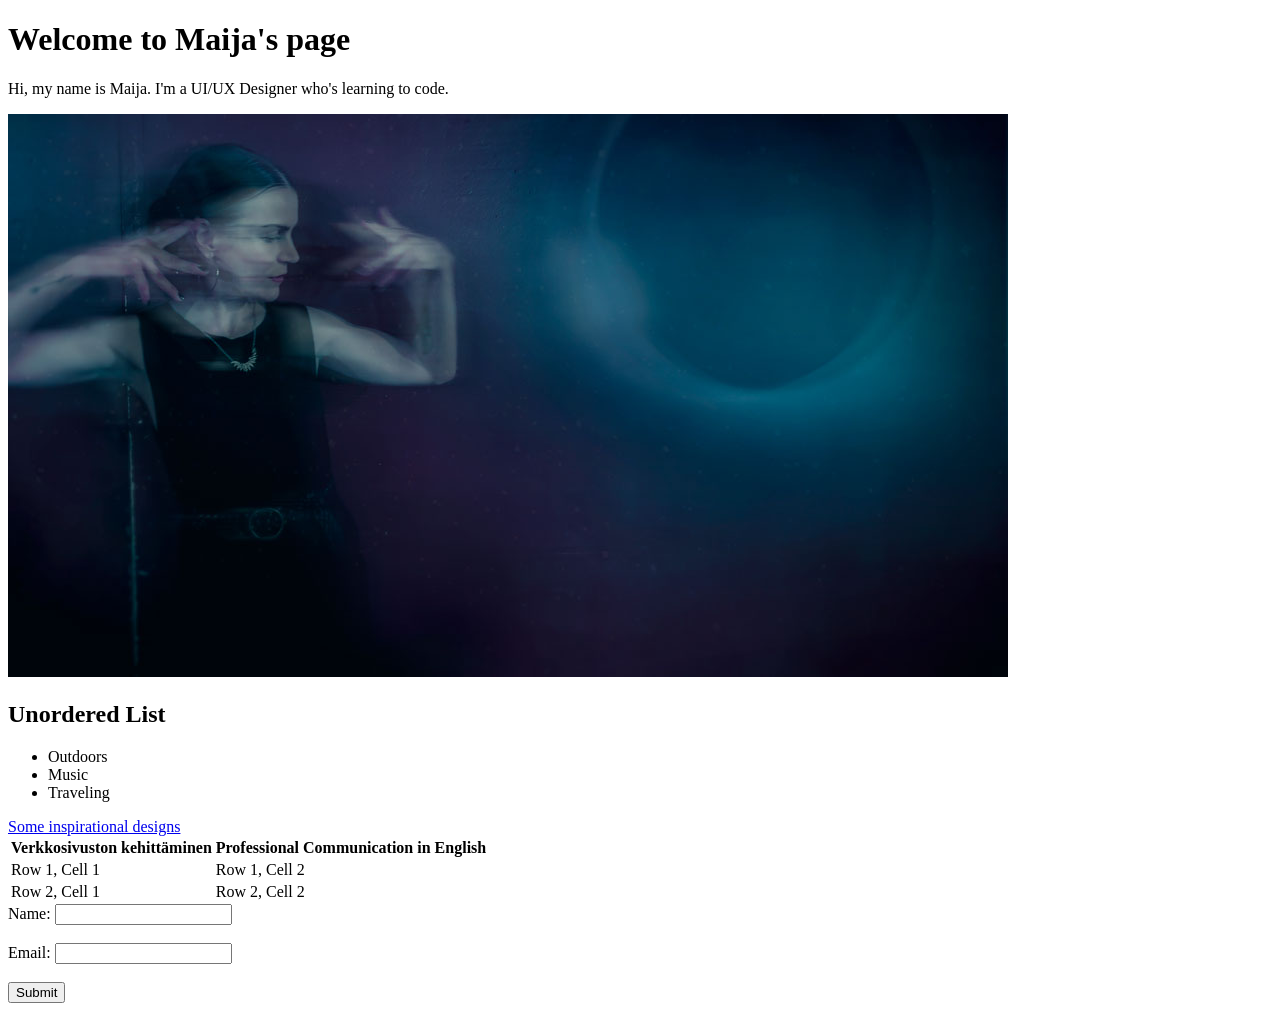
<file: WS01-HTML/index.html>
<!DOCTYPE html>
    <html>
    <head>
        <title>My First HTML Page</title>
    </head>
    <body>
        <h1>Welcome to Maija's page</h1>
        <p>Hi, my name is Maija. I'm a UI/UX Designer who's learning to code.</p>
        <img src="./images/maija-moon-bg-sm.jpg" alt="My photo">
    
<h2>Unordered List</h2>
    <ul>
        <li>Outdoors</li>
        <li>Music</li>
        <li>Traveling</li>
    </ul>
    <a href="https://www.awwwards.com/">Some inspirational designs</a>
     
<table>
    <tr>
        <th>Verkkosivuston kehittäminen</th>
        <th>Professional Communication in English</th>
    </tr>
    <tr>
        <td>Row 1, Cell 1</td>
        <td>Row 1, Cell 2</td>
    </tr>
    <tr>
        <td>Row 2, Cell 1</td>
        <td>Row 2, Cell 2</td>
    </tr>
    </table>

    <form>
    <label for="name">Name:</label>
    <input type="text" id="name" name="name"><br><br>
    <label for="email">Email:</label>
    <input type="email" id="email" name="email"><br><br>
    <input type="submit" value="Submit">
    </form>

</body>
    </html>
</file>
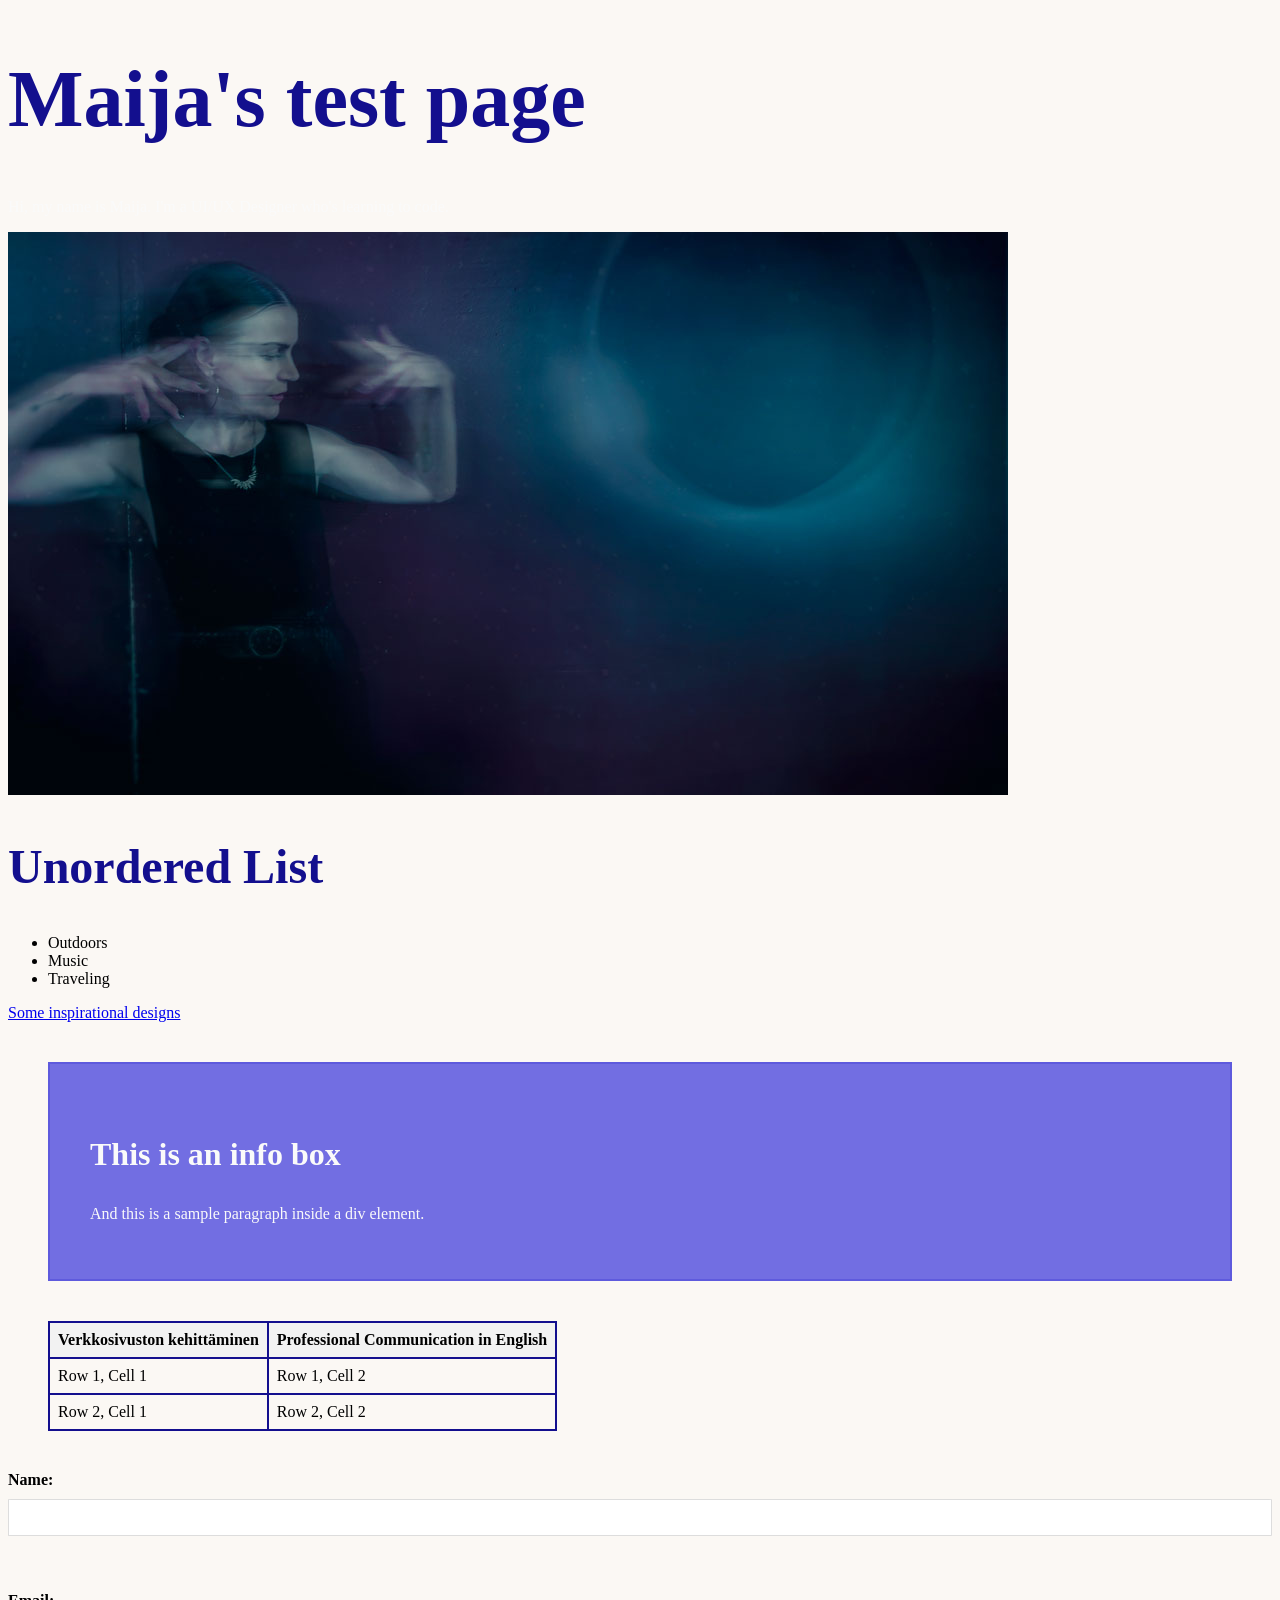
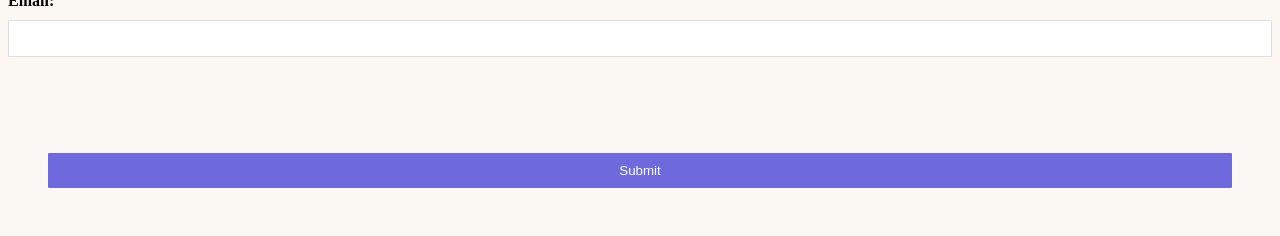
<file: WS02-CSS/index.html>
<!DOCTYPE html>
    <html lang="en">
    <head>
        <style>
  
    </style>
    <link rel="stylesheet" href="styles.css">
        <title>My First HTML Page</title>
    </head>
    <body>
       <h1 style="color: #130f8e;">Maija's test page</h1>
        <p>Hi, my name is Maija. I'm a UI/UX Designer who's learning to code.</p>
        <img src="./images/maija-moon-bg-sm.jpg" alt="My photo">

<h2>Unordered List</h2>
    <ul>
        <li>Outdoors</li>
        <li>Music</li>
        <li>Traveling</li>
    </ul>
    <a href="https://www.awwwards.com/">Some inspirational designs</a>

    <div class="content-box">
  <h3>This is an info box</h3>
  <p>And this is a sample paragraph inside a div element.</p>
</div>

<table>
    <tr>
        <th>Verkkosivuston kehittäminen</th>
        <th>Professional Communication in English</th>
    </tr>
    <tr>
        <td>Row 1, Cell 1</td>
        <td>Row 1, Cell 2</td>
    </tr>
    <tr>
        <td>Row 2, Cell 1</td>
        <td>Row 2, Cell 2</td>
    </tr>
    </table>

    <form>
    <label for="name">Name:</label>
    <input type="text" id="name" name="name"><br><br>
    <label for="email">Email:</label>
    <input type="email" id="email" name="email"><br><br>
    <input type="submit" value="Submit">
    </form>

</body>
    </html>
</file>
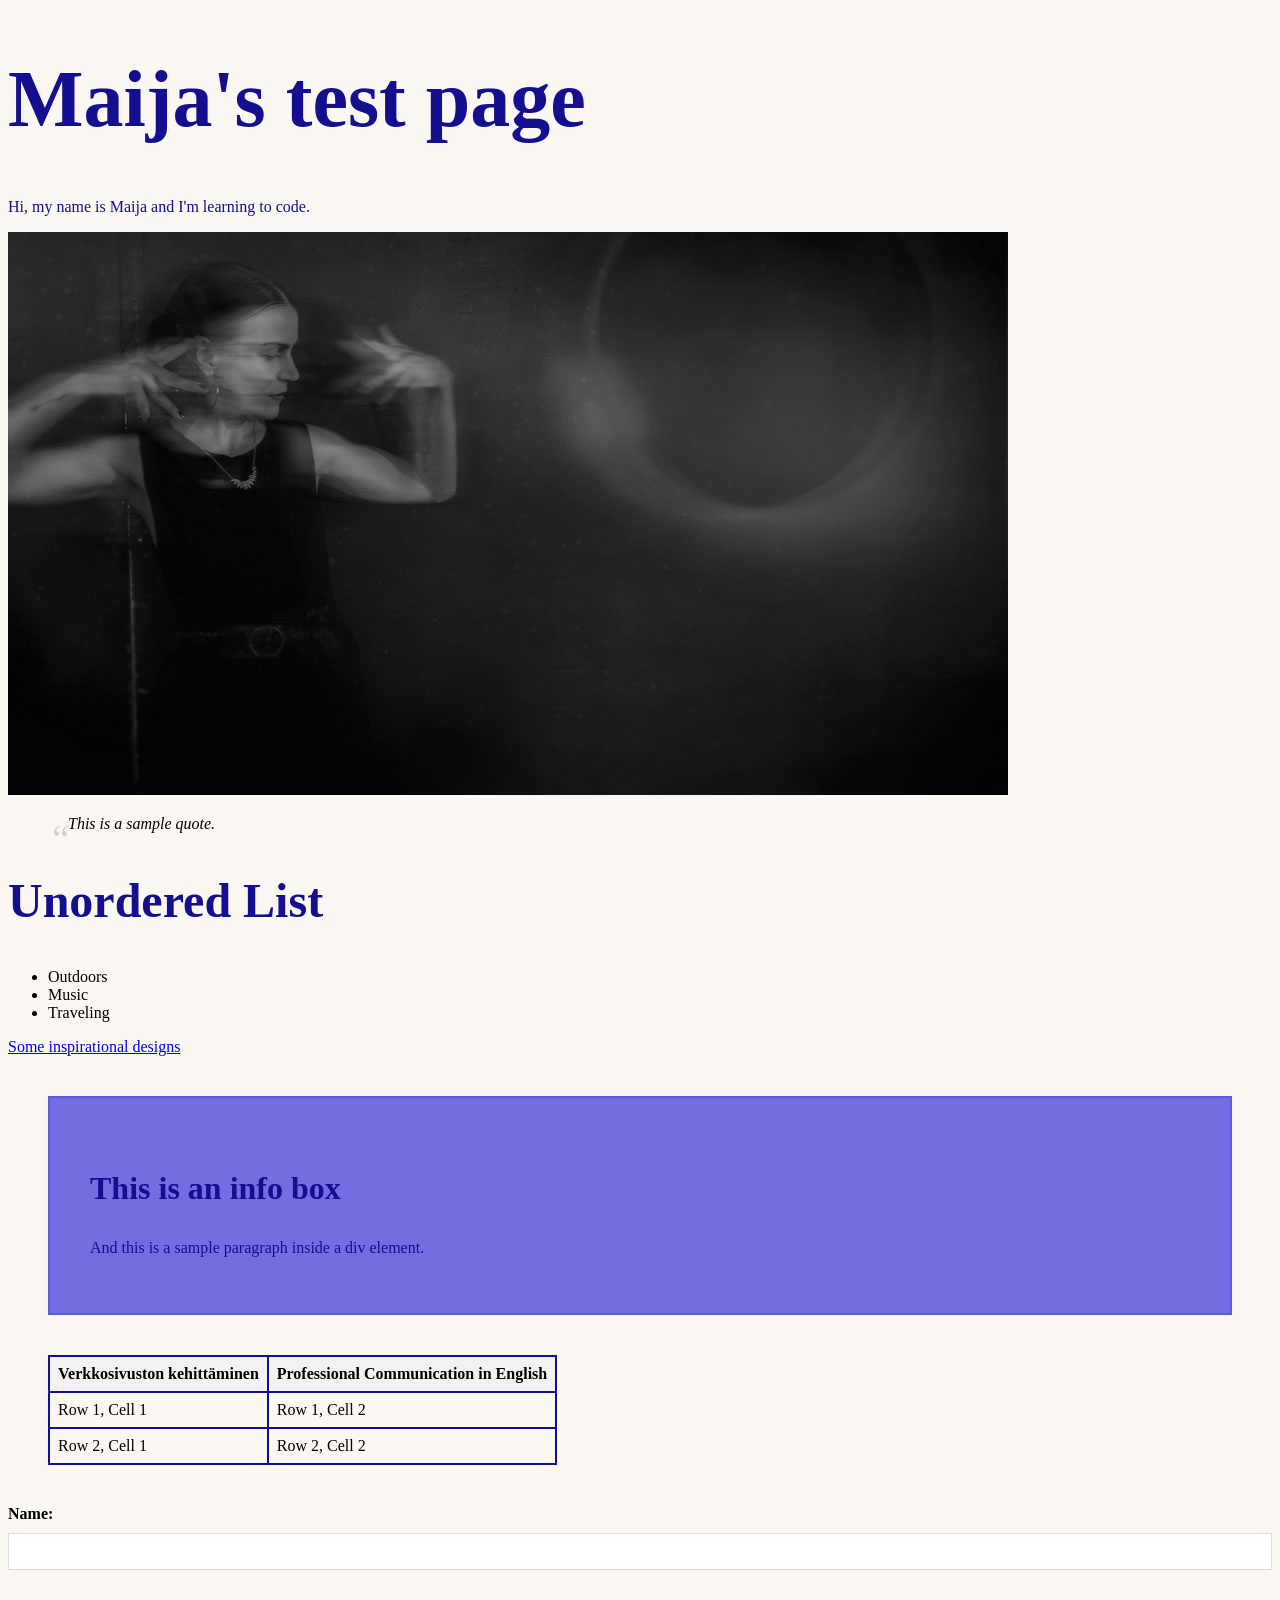
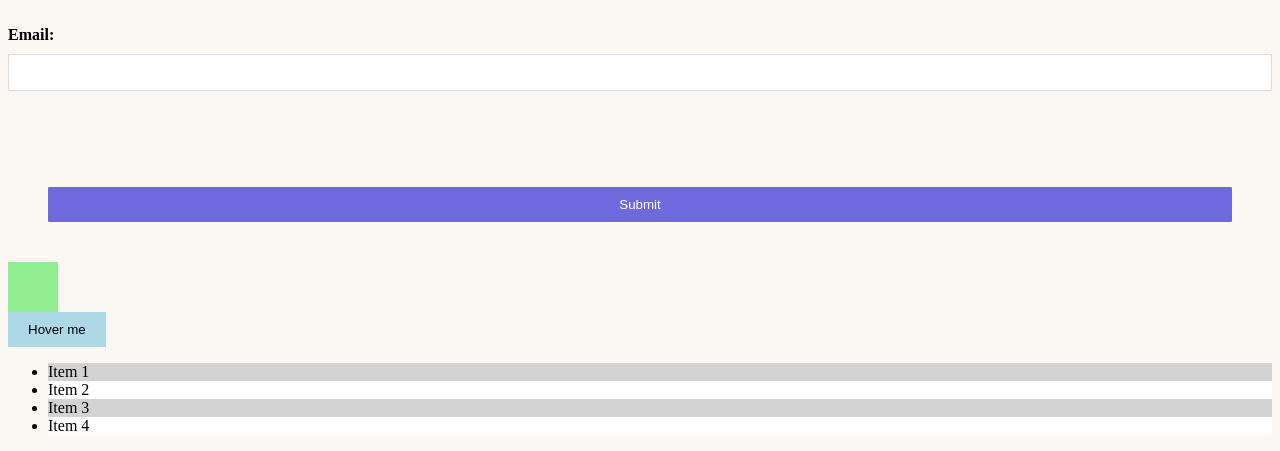
<file: WS03/index.html>
<!DOCTYPE html>
<html lang="en">

<head>
    <style>

    </style>
    <link rel="stylesheet" href="styles.css">
    <title>My First HTML Page</title>
</head>

<body>
    <h1 style="color: #130f8e;">Maija's test page</h1>
    
    <p>Hi, my name is Maija and I'm learning to code.</p>
    
    <img src="./images/maija-moon-bg-sm.jpg" alt="Sample Image" class="filter-image">
    
    <blockquote class="quote">
        This is a sample quote.
    </blockquote>

    <h2>Unordered List</h2>
   
    <ul>
        <li>Outdoors</li>
        <li>Music</li>
        <li>Traveling</li>
    </ul>
   
    <a href="https://www.awwwards.com/">Some inspirational designs</a>

    <div class="content-box">
        <h3>This is an info box</h3>
        <p class="info-text">And this is a sample paragraph inside a div element.</p>
    </div>

    <table>
        <tr>
            <th>Verkkosivuston kehittäminen</th>
            <th>Professional Communication in English</th>
        </tr>
        <tr>
            <td>Row 1, Cell 1</td>
            <td>Row 1, Cell 2</td>
        </tr>
        <tr>
            <td>Row 2, Cell 1</td>
            <td>Row 2, Cell 2</td>
        </tr>
    </table>

    <form>
        <label for="name">Name:</label>
        <input type="text" id="name" name="name"><br><br>
        <label for="email">Email:</label>
        <input type="email" id="email" name="email"><br><br>
        <input type="submit" value="Submit">
    </form>
    
    <div class="animation-box"></div>

    <button class="transition-button">Hover me</button>

    <ul class="pseudo-list">
        <li>Item 1</li>
        <li>Item 2</li>
        <li>Item 3</li>
        <li>Item 4</li>
      </ul>

</body>

</html>
</file>
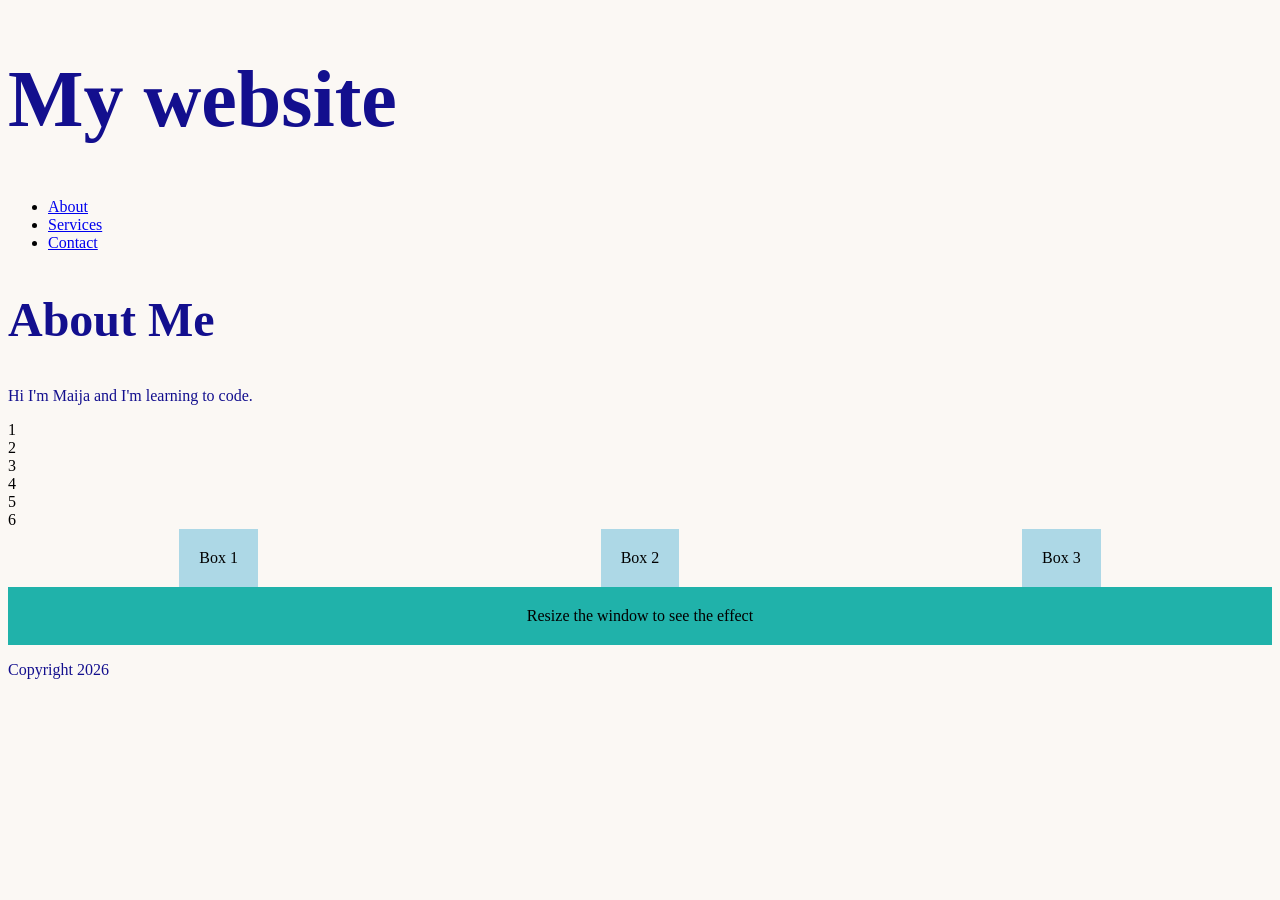
<file: WS04/index.html>
<!DOCTYPE html>
<html lang="en">

<head>
    <style>

    </style>
    <link rel="stylesheet" href="styles.css">
    <title>My First HTML Page</title>
</head>

<body>
    <header>
        <h1>My website</h1>
        <nav>
            <ul>
                <li><a href="#about">About</a></li>
                <li><a href="#services">Services</a></li>
                <li><a href="#contact">Contact</a></li>
            </ul>
        </nav>
    </header>

    <main>
        <section id="about">
            <h2>About Me</h2>
            <p>Hi I'm Maija and I'm learning to code.</p>
        </section>
    </main>



    <div class="grid-container">
        <div class="grid-item">1</div>
        <div class="grid-item">2</div>
        <div class="grid-item">3</div>
        <div class="grid-item">4</div>
        <div class="grid-item">5</div>
        <div class="grid-item">6</div>
    </div>

    <div class="flex-container">
        <div class="box">Box 1</div>
        <div class="box">Box 2</div>
        <div class="box">Box 3</div>
    </div>

    <div class="responsive-box">Resize the window to see the effect</div>

    <footer>
        <p>Copyright 2026</p>
    </footer>

</body>

</html>
</file>
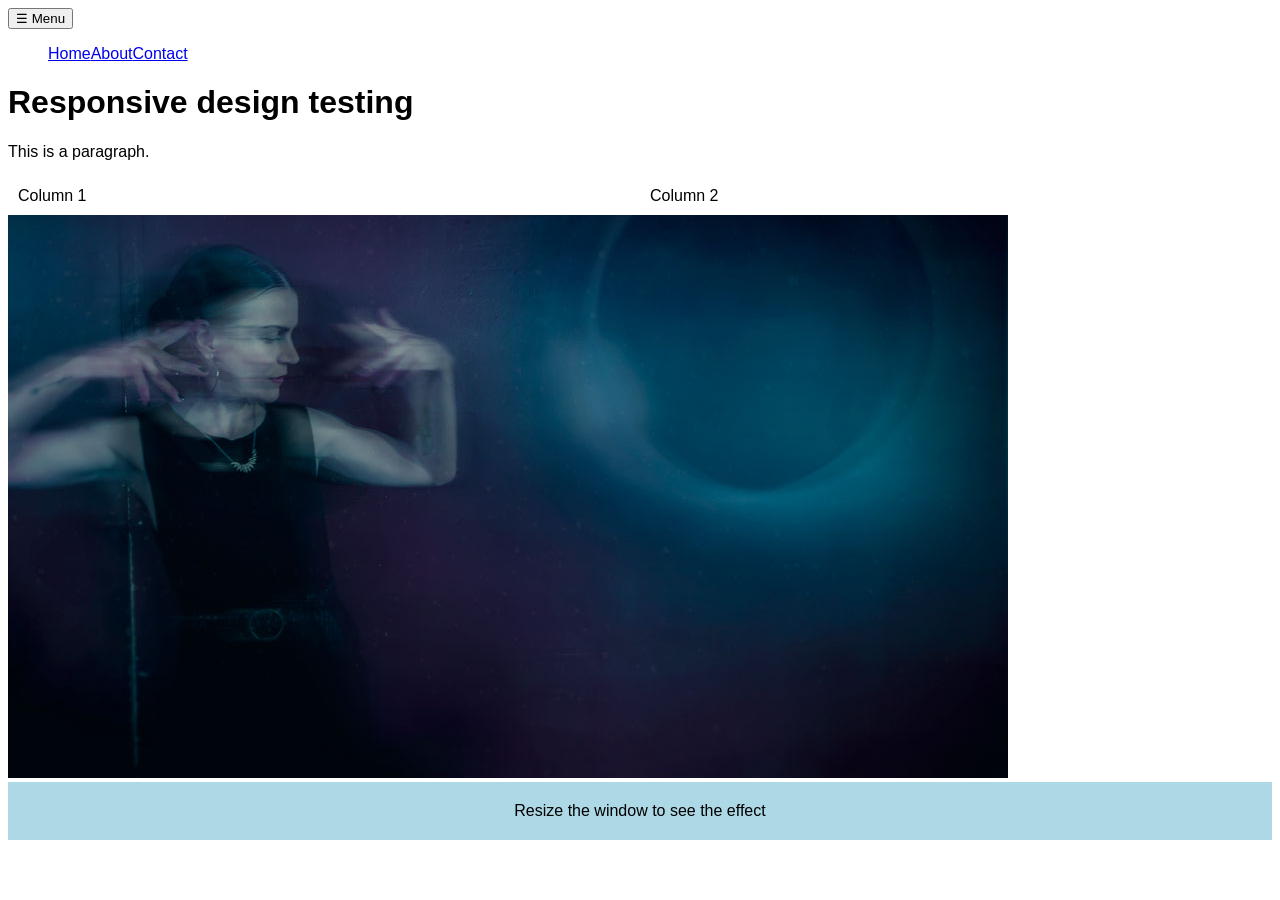
<file: WS05/index.html>
<!DOCTYPE html>
<html>

<head>
  <title>WS05 Responsive Design</title>
  <link rel="stylesheet" href="styles.css">
</head>

<body>

  <nav class="responsive-nav">
    <button class="menu-toggle">☰ Menu</button>
    <ul class="nav-list">
      <li><a href="#">Home</a></li>
      <li><a href="#">About</a></li>
      <li><a href="#">Contact</a></li>
    </ul>
  </nav>

  <h1>Responsive design testing</h1>
  <p>This is a paragraph.</p>

  <div class="responsive-container">
    <div class="column">Column 1</div>
    <div class="column">Column 2</div>
  </div>

  <img src="images/maija-moon-bg-sm.jpg" alt="Responsive Image" class="responsive-image">

  <div class="media-query-box">Resize the window to see the effect</div>


</body>

</html>
</file>
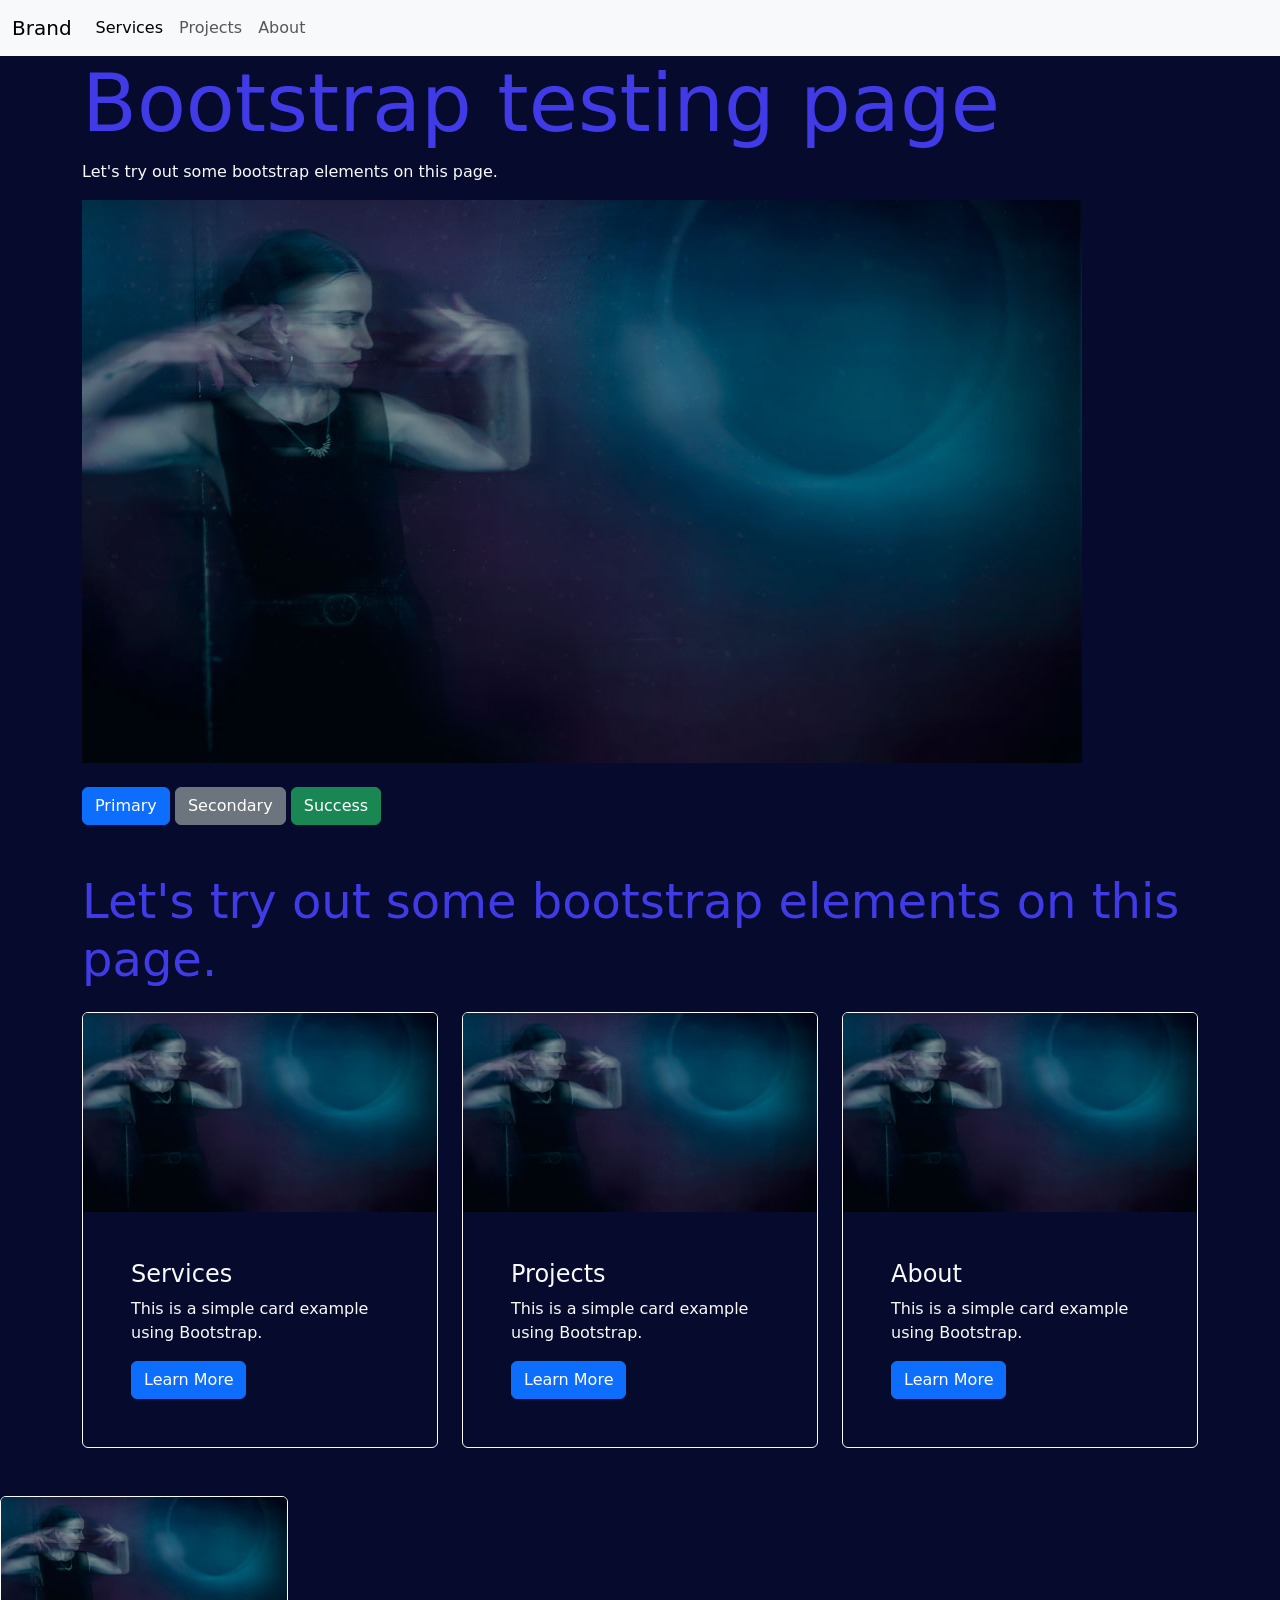
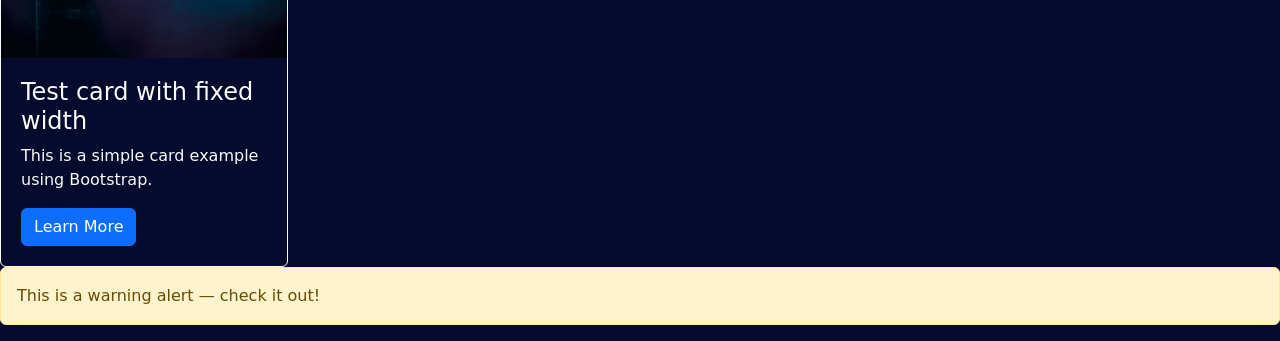
<file: WS06-Bootstrap/index.html>
<!DOCTYPE html>
<html lang="en">

<head>

    <title>Bootstrap testing</title>
    <!-- Bootstrap CSS -->
    <link href="https://cdn.jsdelivr.net/npm/bootstrap@5.3.0/dist/css/bootstrap.min.css" rel="stylesheet">
    <link rel="stylesheet" href="styles.css">
    <!-- Bootstrap JavaScript (place before closing </body> tag) -->
    <script src="https://cdn.jsdelivr.net/npm/bootstrap@5.3.0/dist/js/bootstrap.bundle.min.js"></script>
</head>

<body>
    <!--NAVI -->
    <nav class="navbar navbar-expand-lg navbar-light bg-light">
        <div class="container-fluid">
            <a class="navbar-brand" href="#">Brand</a>
            <button class="navbar-toggler" type="button" data-bs-toggle="collapse" data-bs-target="#navbarNav"
                aria-controls="navbarNav" aria-expanded="false" aria-label="Toggle navigation">
                <span class="navbar-toggler-icon"></span>
            </button>
            <div class="collapse navbar-collapse" id="navbarNav">
                <ul class="navbar-nav me-auto mb-2 mb-lg-0">
                    <li class="nav-item"><a class="nav-link active" aria-current="page" href="#">Services</a></li>
                    <li class="nav-item"><a class="nav-link" href="#">Projects</a></li>
                    <li class="nav-item"><a class="nav-link" href="#">About</a></li>
                </ul>
            </div>
        </div>
    </nav>

    <!--HERO -->
    <div class="container">
        <div class="row">
            <div class="col">
                <h1>Bootstrap testing page</h1>

                <p>Let's try out some bootstrap elements on this page.</p>

                <img src="./images/maija-moon-bg-sm.jpg" alt="My photo">
            </div>
        </div>
        <div class="row mt-4 mb-5">
            <div class="col">
                <button class="btn btn-primary">Primary</button>
                <button class="btn btn-secondary">Secondary</button>
                <button class="btn btn-success">Success</button>
            </div>
        </div>
    </div>
    </div>
    </div>


    <!--NOSTOT, 3 PALSTAA -->

    <div class="container">
        <h2>Let's try out some bootstrap elements on this page.</h2>

        <div class="row mt-4 mb-5">
            <div class="col-md-4 col-12">
                <div class="card ">
                    <img src="./images/maija-moon-bg-sm.jpg" class="card-img-top" alt="Card Image">
                    <div class="card-body p-5">
                        <h5 class="card-title">Services</h5>
                        <p class="card-text">This is a simple card example using Bootstrap.</p>
                        <a href="#" class="btn btn-primary">Learn More</a>
                    </div>
                </div>
            </div>
            <div class="col-md-4 col-12">
                <div class="card ">
                    <img src="./images/maija-moon-bg-sm.jpg" class="card-img-top" alt="Card Image">
                    <div class="card-body p-5">
                        <h5 class="card-title">Projects</h5>
                        <p class="card-text">This is a simple card example using Bootstrap.</p>
                        <a href="#" class="btn btn-primary">Learn More</a>
                    </div>
                </div>
            </div>
            <div class="col-md-4 col-12">
                <div class="card ">
                    <img src="./images/maija-moon-bg-sm.jpg" class="card-img-top" alt="Card Image">
                    <div class="card-body p-5">
                        <h5 class="card-title">About</h5>
                        <p class="card-text">This is a simple card example using Bootstrap.</p>
                        <a href="#" class="btn btn-primary">Learn More</a>
                    </div>
                </div>
            </div>
        </div>
    </div>

    <!--NOSTO, JONKA LEVEYS MÄÄRITELTY -->
    <div class="card" style="width: 18rem;">
        <img src="./images/maija-moon-bg-sm.jpg" class="card-img-top" alt="Card Image">
        <div class="card-body">
            <h5 class="card-title">Test card with fixed width</h5>
            <p class="card-text">This is a simple card example using Bootstrap.</p>
            <a href="#" class="btn btn-primary">Learn More</a>
        </div>
    </div>

    <div class="alert alert-warning" role="alert">
        This is a warning alert — check it out!
    </div>


</body>

</html>
</file>
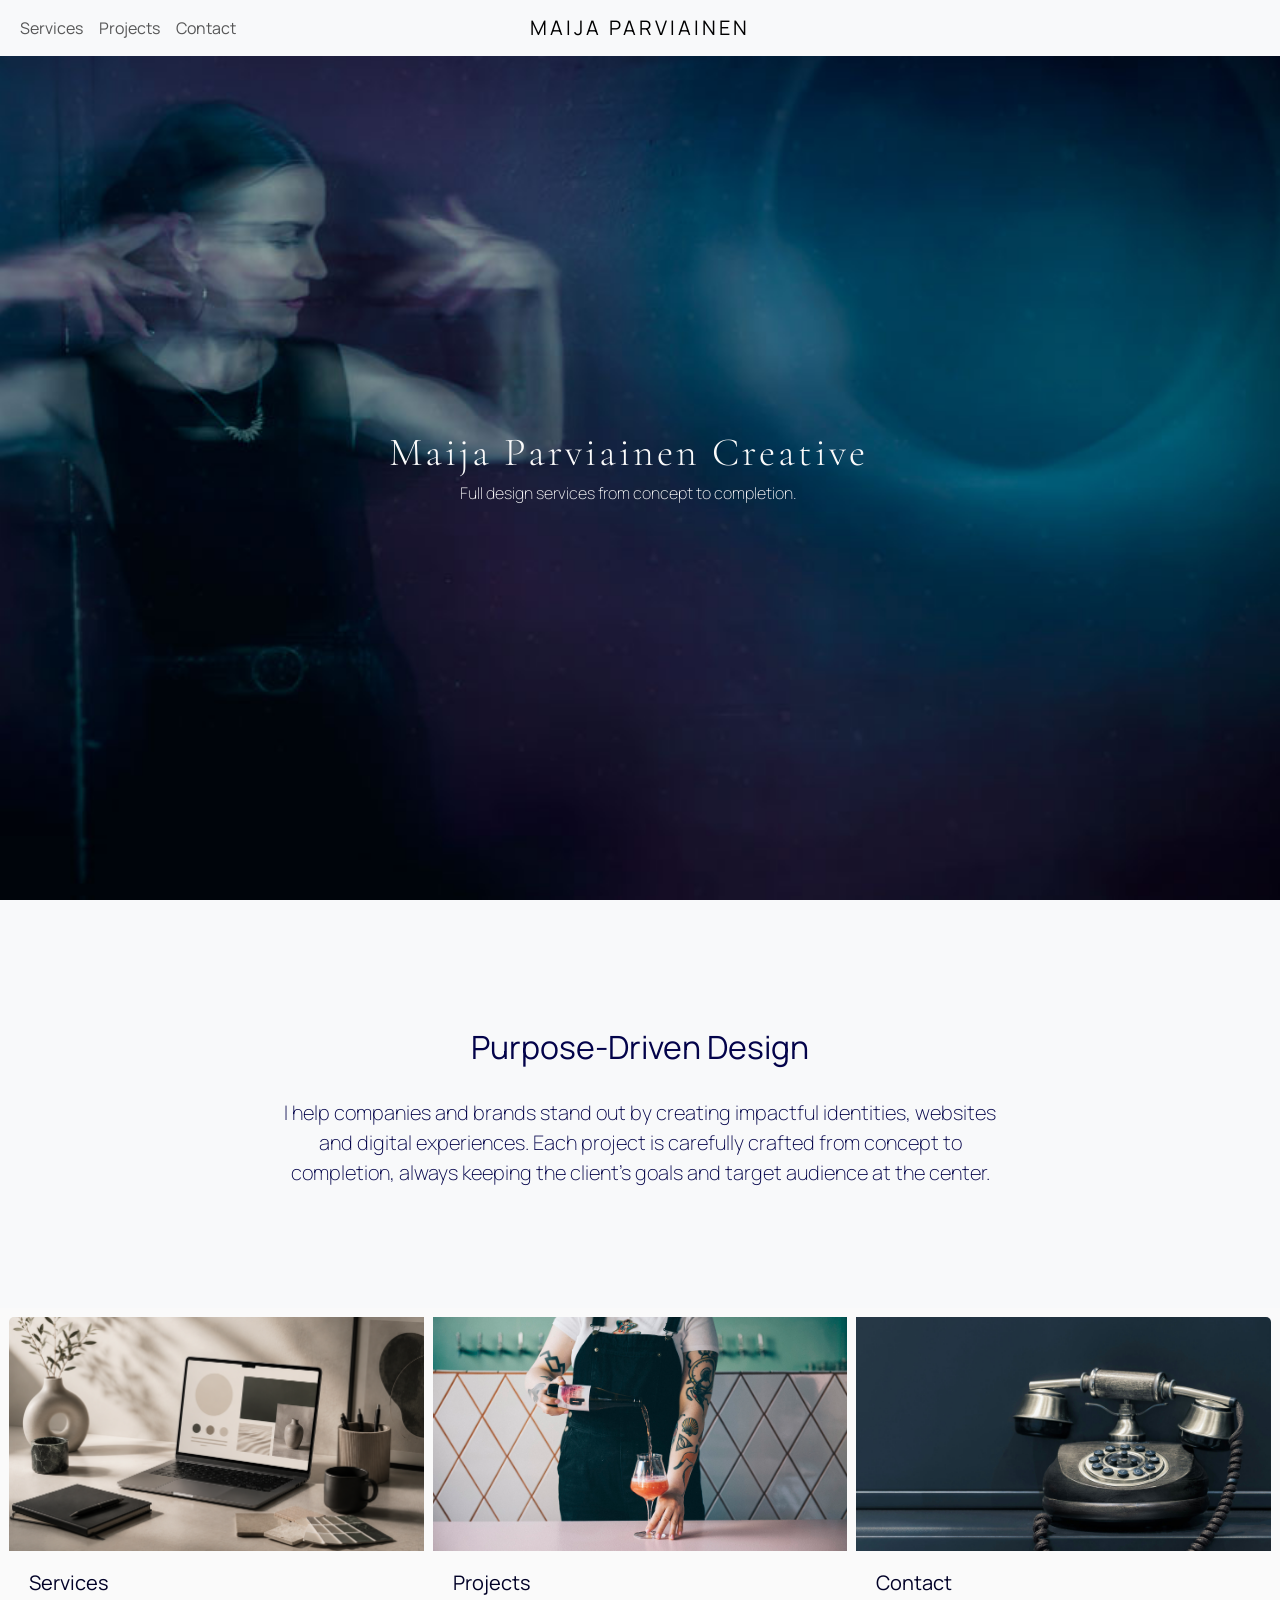
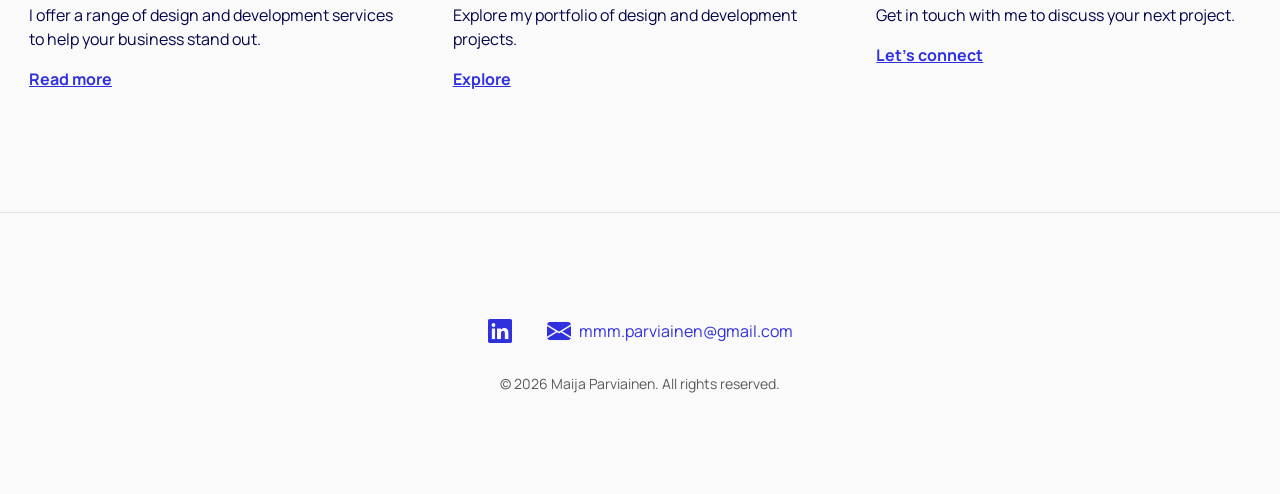
<file: WS07-Website/index.html>
<!DOCTYPE html>
<html lang="en">

<head>
    <title>Maija Parviainen tmi Website</title>
    <!-- Bootstrap CSS -->
    <link href="https://cdn.jsdelivr.net/npm/bootstrap@5.3.0/dist/css/bootstrap.min.css" rel="stylesheet">
    <link rel="stylesheet" href="styles.css">
    <!-- Bootstrap JavaScript (place before closing </body> tag) -->
    <script src="https://cdn.jsdelivr.net/npm/bootstrap@5.3.0/dist/js/bootstrap.bundle.min.js"></script>
    <!-- Bootstrap Icons -->
    <link rel="stylesheet" href="https://cdn.jsdelivr.net/npm/bootstrap-icons@1.11.3/font/bootstrap-icons.min.css">
    <!--FONTS -->
<link rel="preconnect" href="https://fonts.googleapis.com">
<link rel="preconnect" href="https://fonts.gstatic.com" crossorigin>
<link href="https://fonts.googleapis.com/css2?family=Cormorant+Garamond:ital,wght@0,300..700;1,300..700&family=Manrope:wght@200..800&family=Playfair:ital,opsz,wght@0,5..1200,300..900;1,5..1200,300..900&display=swap" rel="stylesheet">
    <!-- Oma CSS-tiedosto -->
    <link rel="stylesheet" href="styles.css">
</head>

<body>

    <!--NAVI -->
    <nav class="navbar navbar-expand-lg navbar-light bg-light">
        <div class="container-fluid">
            <a class="navbar-brand" href="index.html">Maija Parviainen</a>
            <button class="navbar-toggler" type="button" data-bs-toggle="collapse" data-bs-target="#navbarNav"
                aria-controls="navbarNav" aria-expanded="false" aria-label="Toggle navigation">
                <span class="navbar-toggler-icon"></span>
            </button>
            <div class="collapse navbar-collapse" id="navbarNav">
                <!-- Lisätty ms-lg-0, jotta tietokoneella linkit pysyvät vasemmalla -->
                <ul class="navbar-nav ms-auto ms-lg-0 mb-2 mb-lg-0">
                    <li class="nav-item"><a class="nav-link" href="services.html">Services</a></li>
                    <li class="nav-item"><a class="nav-link" href="projects.html">Projects</a></li>
                    <li class="nav-item"><a class="nav-link" href="contact.html">Contact</a></li>
                </ul>
            </div>
        </div>
    </nav>

    <!--HERO -->
    <section class="bgimage">
        <div class="container">
            <div class="row w-100">
                <div class="col-12 text-center text-white">
                    <h1>Maija Parviainen Creative</h1>
                    <p class="hero-lead">Full design services from concept to completion.</p>
                 <!--   <p class="mt-4"><a href="#" class="btn btn-primary btn-lg">Learn more</a></p>-->
                </div>
            </div>
        </div>
    </section>

    <!-- INTROTEKSTI HERON ALLA -->
    <section class="intro-section bg-light py-5">
        <div class="container py-md-5">
            <div class="row justify-content-center">
                <div class="col-lg-8 text-center">
                    <h2>Purpose-Driven Design</h2>
                    <p class="lead lh-base mb-4">
                        I help companies and brands stand out by creating impactful identities, websites
                        and digital experiences. Each project is carefully crafted from concept to
                        completion, always keeping the client's goals and target audience at the center.
                    </p>
                </div>
            </div>
        </div>
    </section>

    <!--NOSTOT, 3 PALSTAA -->
    <div class="card-group">
        <div class="card">
            <img src="./images/Services.png" class="card-img-top" alt="Services">
            <div class="card-body">
                <h3 class="card-title">Services</h3>
                <p class="card-text">I offer a range of design and development services to help your business stand out.
                </p>
                <a href="services.html" class="card-link fw-bold">Read more</a>
            </div>
        </div>
        <div class="card">
            <img src="./images/pien-refe-eng-1.jpeg" class="card-img-top" alt="./images/Pien">
            <div class="card-body">
                <h3 class="card-title">Projects</h3>
                <p class="card-text">Explore my portfolio of design and development projects.</p>
                <a href="projects.html" class="card-link fw-bold">Explore</a>
            </div>
        </div>
        <div class="card">
            <img src="./images/Contact.jpg" class="card-img-top" alt="./images/Contact.jpg">
            <div class="card-body">
                <h3 class="card-title">Contact</h3>
                <p class="card-text">Get in touch with me to discuss your next project.</p>
                <a href="contact.html" class="card-link fw-bold">Let's connect</a>
            </div>
        </div>
    </div>

    <!-- FOOTER -->
    <footer class="site-footer">
        <div class="container">
            <div class="footer-content mb-4">
                <a href="https://www.linkedin.com/in/maija-parviainen/" target="_blank" class="footer-link mx-3">
                    <i class="bi bi-linkedin fs-4"></i>
                </a>
                <a href="mailto:mmm.parviainen@gmail.com" class="footer-link mx-3">
                    <i class="bi bi-envelope-fill fs-4 me-2"></i>mmm.parviainen@gmail.com
                </a>
            </div>
            <div class="footer-copyright">
                <p class="text-muted small mb-0">&copy; 2026 Maija Parviainen. All rights reserved.</p>
            </div>
        </div>
    </footer>
</body>

</html>
</file>
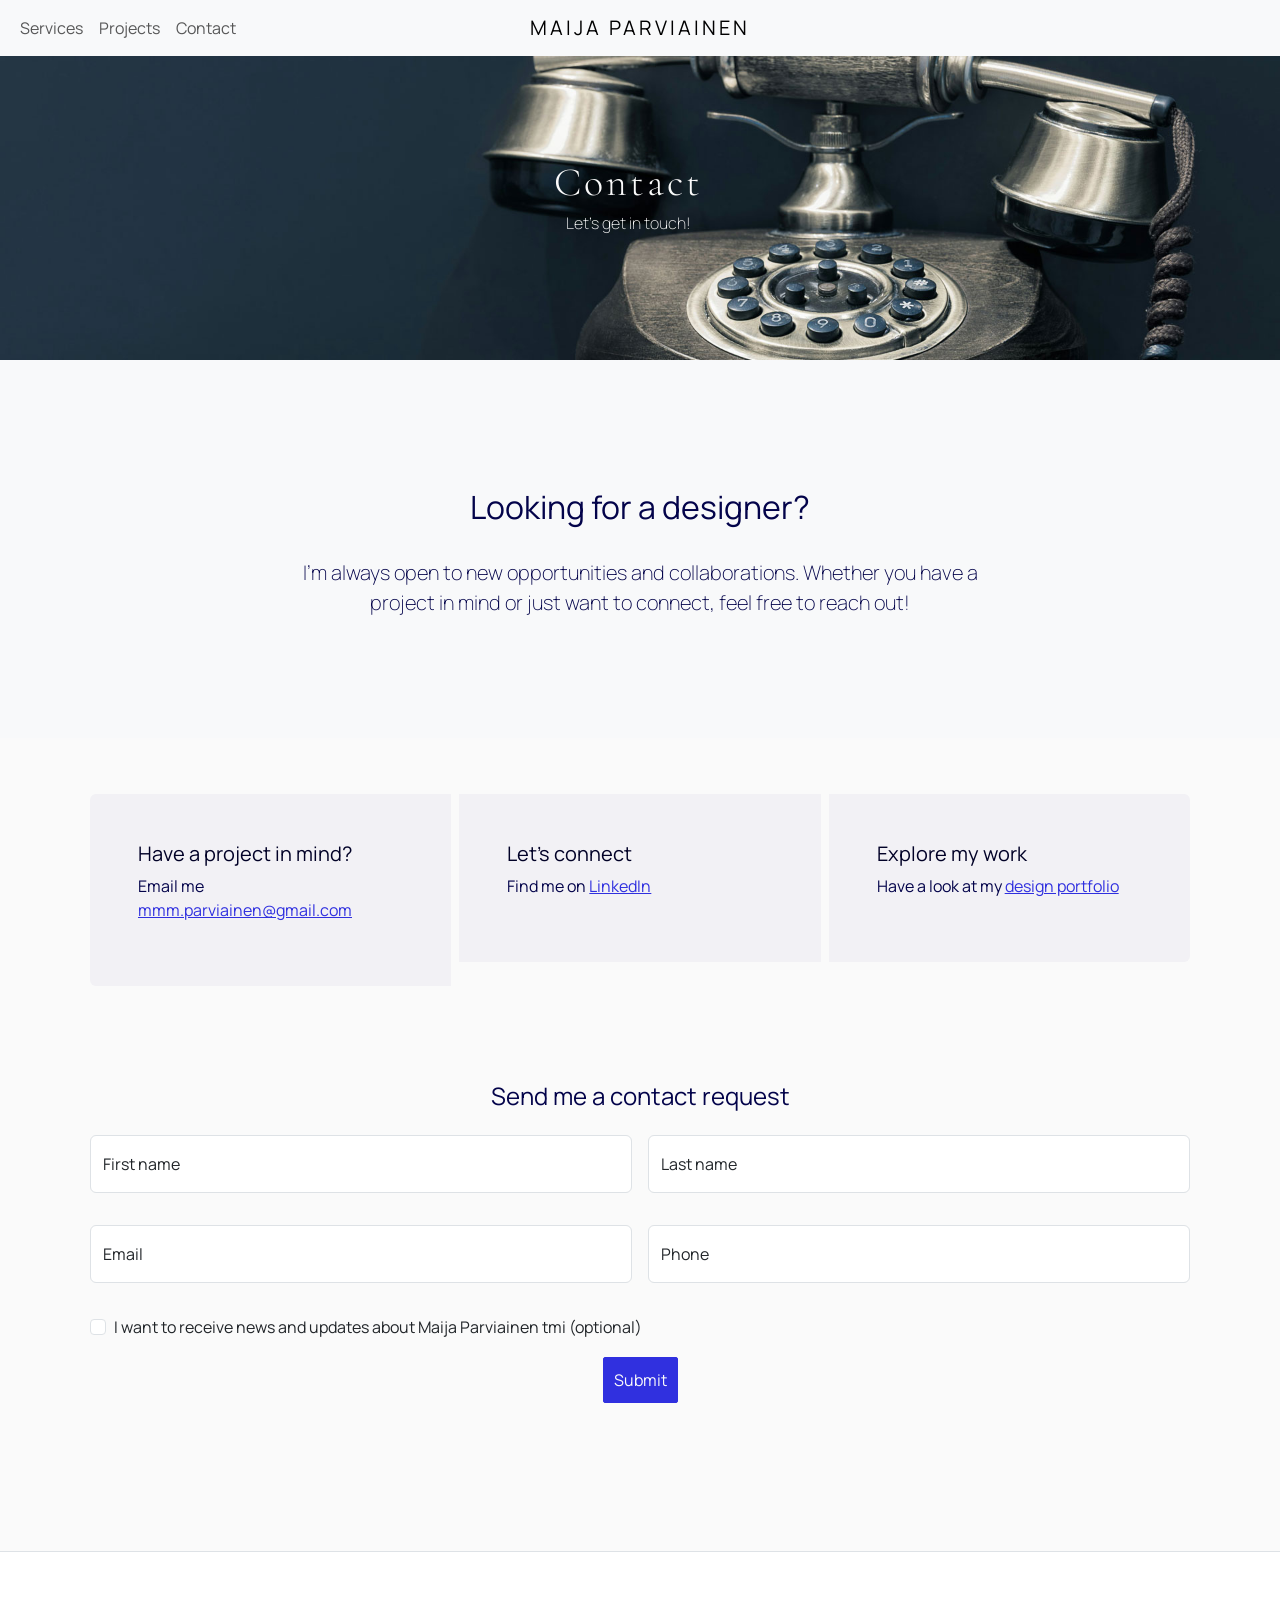
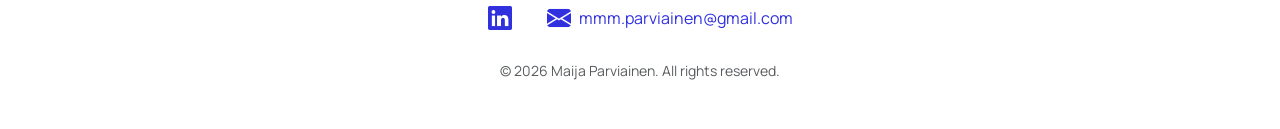
<file: WS07-Website/contact.html>
<!DOCTYPE html>
<html lang="en">

<head>
    <title>Maija Parviainen tmi Website</title>
    <!-- Bootstrap CSS -->
    <link href="https://cdn.jsdelivr.net/npm/bootstrap@5.3.0/dist/css/bootstrap.min.css" rel="stylesheet">
    <link rel="stylesheet" href="styles.css">
    <!-- Bootstrap JavaScript (place before closing </body> tag) -->
    <script src="https://cdn.jsdelivr.net/npm/bootstrap@5.3.0/dist/js/bootstrap.bundle.min.js"></script>
    <!-- Bootstrap Icons -->
    <link rel="stylesheet" href="https://cdn.jsdelivr.net/npm/bootstrap-icons@1.11.3/font/bootstrap-icons.min.css">
    <!--FONTS -->
    <link rel="preconnect" href="https://fonts.googleapis.com">
    <link rel="preconnect" href="https://fonts.gstatic.com" crossorigin>
    <link
        href="https://fonts.googleapis.com/css2?family=Cormorant+Garamond:ital,wght@0,300..700;1,300..700&family=Manrope:wght@200..800&family=Playfair:ital,opsz,wght@0,5..1200,300..900;1,5..1200,300..900&display=swap"
        rel="stylesheet">
    <!-- Oma CSS-tiedosto -->
    <link rel="stylesheet" href="styles.css">
</head>

<body>
    <!--NAVI -->
    <nav class="navbar navbar-expand-lg navbar-light bg-light">
        <div class="container-fluid">
            <a class="navbar-brand" href="index.html">Maija Parviainen</a>
            <button class="navbar-toggler" type="button" data-bs-toggle="collapse" data-bs-target="#navbarNav"
                aria-controls="navbarNav" aria-expanded="false" aria-label="Toggle navigation">
                <span class="navbar-toggler-icon"></span>
            </button>
            <div class="collapse navbar-collapse" id="navbarNav">
                <!-- Lisätty ms-lg-0, jotta tietokoneella linkit pysyvät vasemmalla -->
                <ul class="navbar-nav ms-auto ms-lg-0 mb-2 mb-lg-0">
                    <li class="nav-item"><a class="nav-link" href="services.html">Services</a></li>
                    <li class="nav-item"><a class="nav-link" href="projects.html">Projects</a></li>
                    <li class="nav-item"><a class="nav-link" href="contact.html">Contact</a></li>
                </ul>
            </div>
        </div>
    </nav>

    <!--HERO -->
    <section class="bgimage-secondary" style="background-image: url('./images/Contact.jpg');">
        <div class="container">
            <div class="row w-100">
                <div class="col-12 text-center text-white">
                    <h1>Contact</h1>
                    <p class="hero-lead">Let's get in touch!</p>
                    <!--  <p class="mt-4"><a href="#" class="btn btn-primary btn-lg">Learn more</a></p> -->
                </div>
            </div>
        </div>
    </section>

    <!-- INTROTEKSTI HERON ALLA -->
    <section class="intro-section bg-light py-5">
        <div class="container py-md-5">
            <div class="row justify-content-center">
                <div class="col-lg-8 text-center">
                    <h2>Looking for a designer?</h2>
                    <p class="lead lh-base mb-4">
                        I'm always open to new opportunities and collaborations. Whether you have a project in mind or
                        just want to connect, feel free to reach out!
                    </p>
                </div>
            </div>
        </div>
    </section>

    <section class="contact-section py-5">
        <div class="container">

            <div class="card-group">

                <div class="card h-100 border-0 card-text-only">
                    <div class="card-body p-5">
                        <h3 class="card-title">Have a project in mind?</h3>
                        <p>Email me <a href="mailto:mmm.parviainen@gmail.com" target="_blank">mmm.parviainen@gmail.com</a>
                        </p>
                    </div>
                </div>

                <div class="card h-100 border-0 card-text-only">
                    <div class="card-body p-5">
                        <h3 class="card-title">Let's connect</h3>
                        <p>Find me on <a href="https://www.linkedin.com/in/maija-parviainen/" target="_blank">LinkedIn</a>
                        </p>
                    </div>
                </div>
                <div class="card h-100 border-0 card-text-only">
                    <div class="card-body p-5">
                        <h3 class="card-title">Explore my work</h3>
                        <p>Have a look at my <a href="https://www.maijaparviainen.com/" target="_blank">design portfolio</a>
                        </p>
                    </div>
                </div>
            </div>
        </div>
    </section>

    <div class="container">
        <form class="row g-3 mx-auto py-5">
            <div class="col-12 text-center">
                <h3>Send me a contact request</h3>
            </div>
            <div class="col-md-6">
                <div class="form-floating mb-3">
                    <input type="text" class="form-control" id="firstname" placeholder="">
                    <label for="firstname">First name</label>
                </div>
            </div>
            <div class="col-md-6">
                <div class="form-floating mb-3">
                    <input type="text" class="form-control" id="lastname" placeholder="">
                    <label for="lastname">Last name</label>
                </div>
            </div>
            <div class="col-md-6">
                <div class="form-floating mb-3">
                    <input type="text" class="form-control" id="email" placeholder="">
                    <label for="email">Email</label>
                </div>
            </div>
            <div class="col-md-6">
                <div class="form-floating mb-3">
                    <input type="text" class="form-control" id="phone" placeholder="">
                    <label for="phone">Phone</label>
                </div>
            </div>
            <div class="col-12 ">
                <div class="form-check">
                    <input class="form-check-input" type="checkbox" value="" id="invalidCheck2" required>
                    <label class="form-check-label" for="invalidCheck2">
                        I want to receive news and updates about Maija Parviainen tmi (optional)
                    </label>
                </div>
            </div>
            <div class="col-12 text-center">
                <button class="btn btn-primary" type="submit">Submit</button>
            </div>
        </form>
    </div>

    <!-- FOOTER -->
    <footer class="site-footer bg-white border-top py-5">
        <div class="container text-center">
            <div class="footer-content mb-4">
                <a href="https://www.linkedin.com/in/maija-parviainen/" target="_blank" class="footer-link mx-3">
                    <i class="bi bi-linkedin fs-4"></i>
                </a>

                <a href="mailto:mmm.parviainen@gmail.com" class="footer-link mx-3">
                    <i class="bi bi-envelope-fill fs-4 me-2"></i>mmm.parviainen@gmail.com
                </a>
            </div>

            <div class="footer-copyright">
                <p class="text-muted small mb-0">&copy; 2026 Maija Parviainen. All rights reserved.</p>
            </div>
        </div>
    </footer>

</body>

</html>
</file>
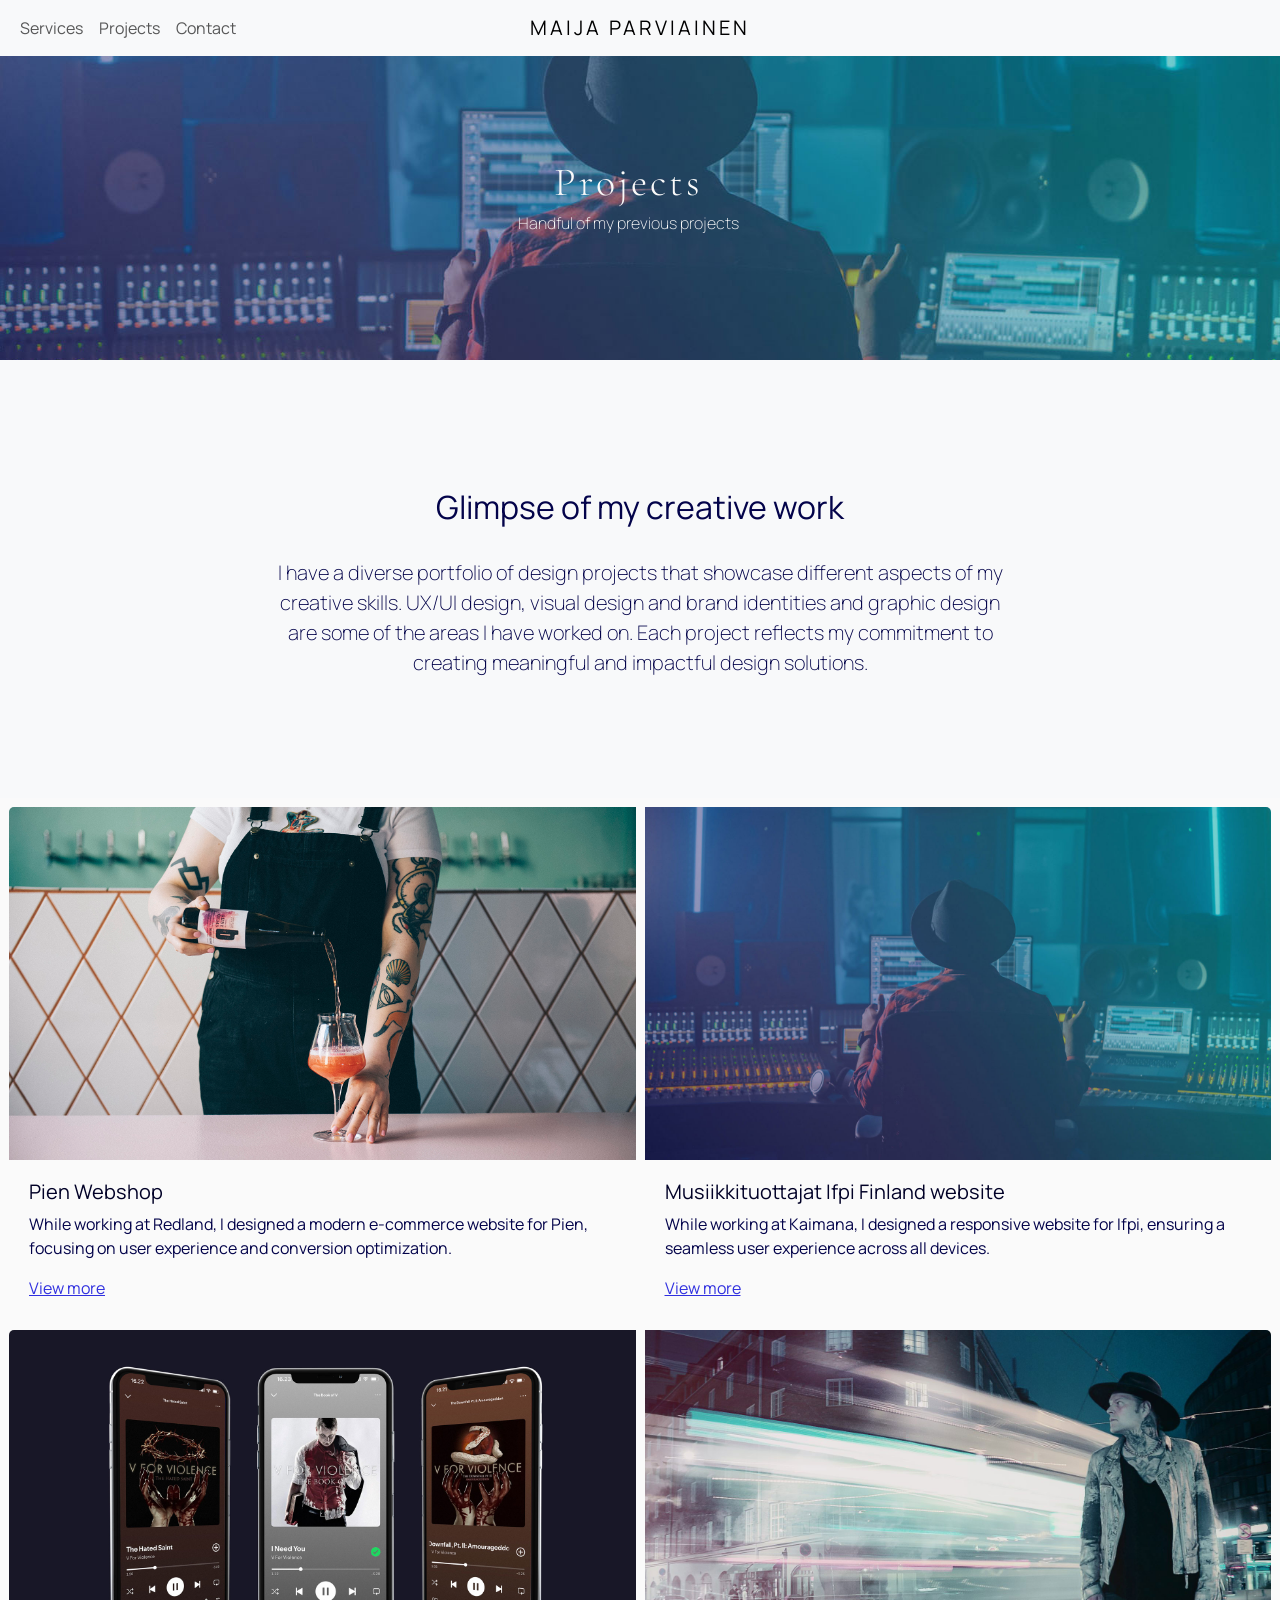
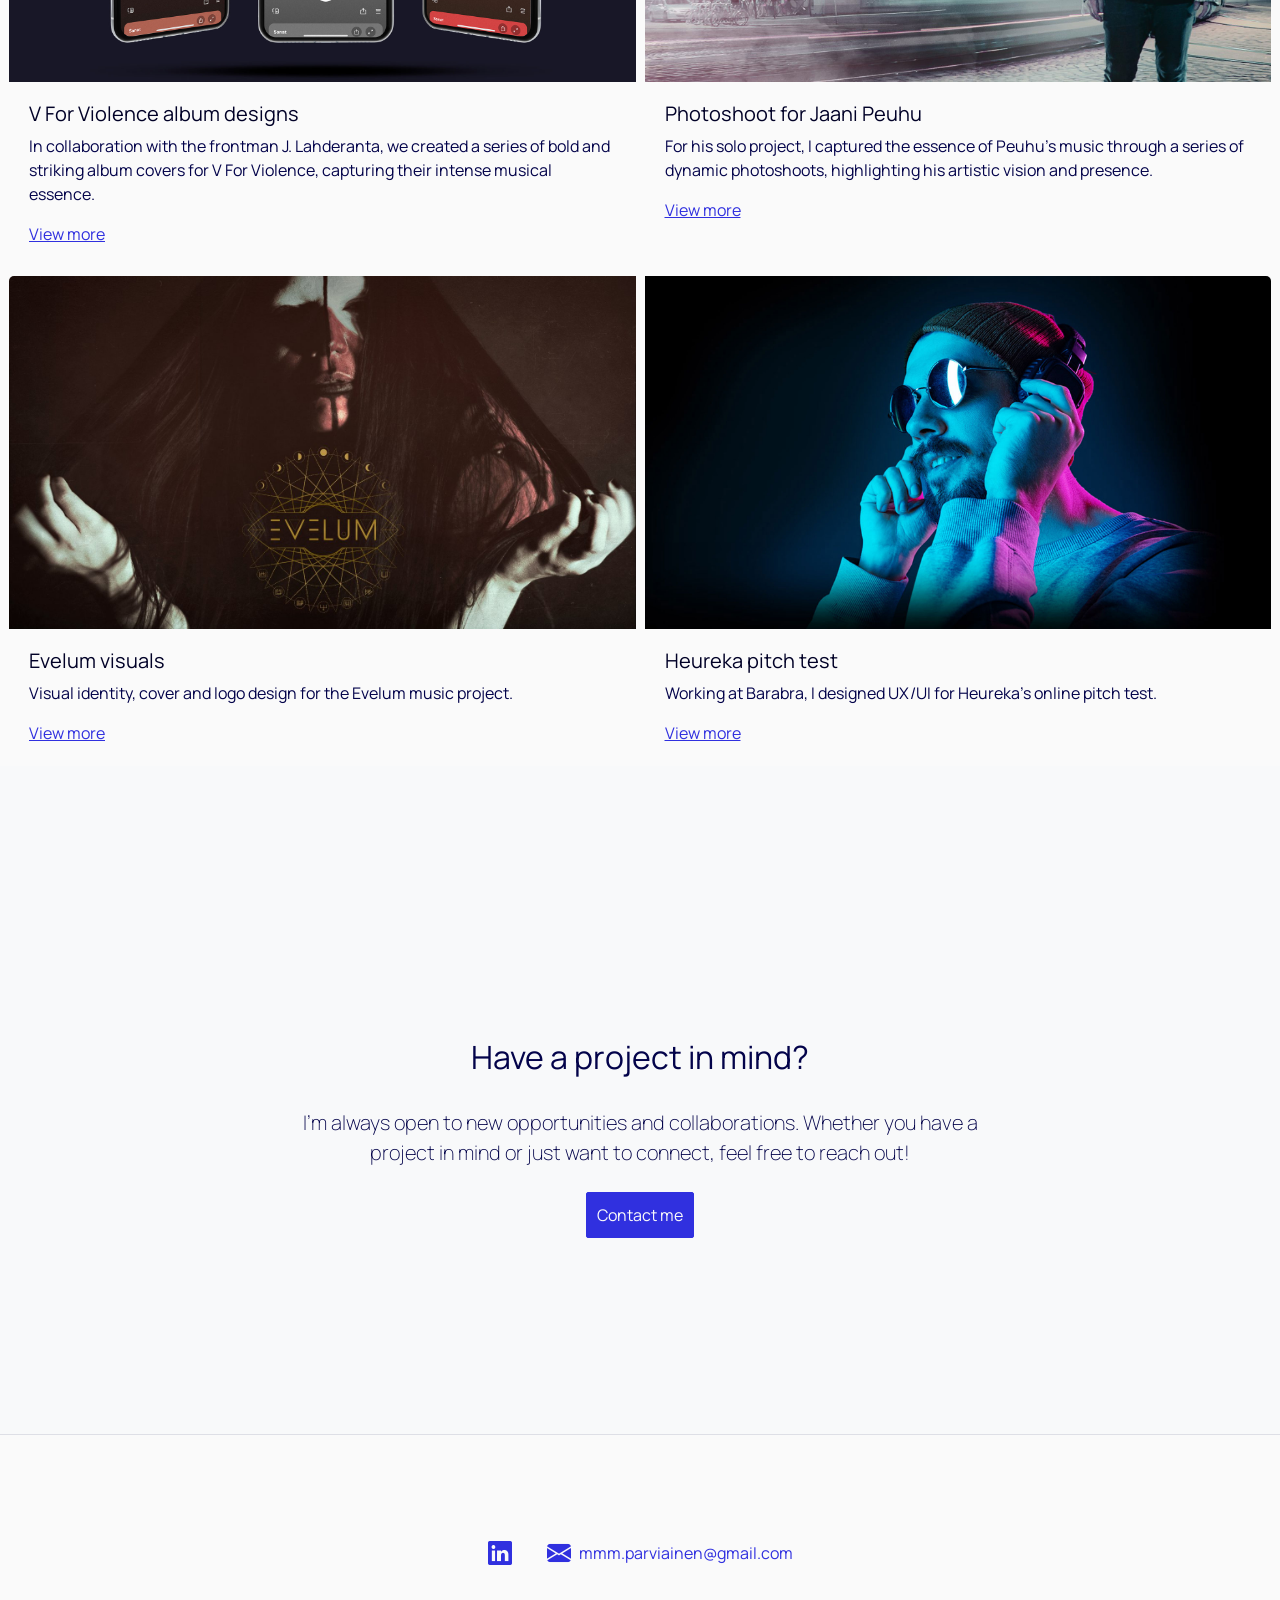
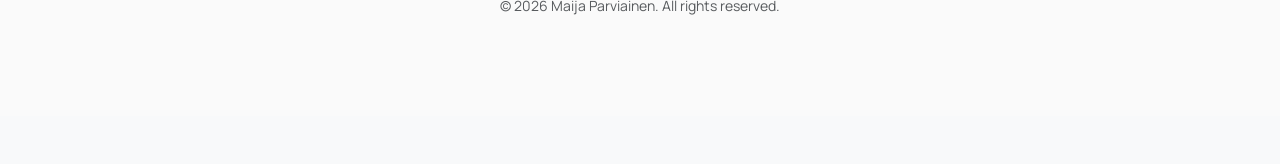
<file: WS07-Website/projects.html>
<!DOCTYPE html>
<html lang="en">

<head>
    <title>Maija Parviainen tmi Website</title>
    <!-- Bootstrap CSS -->
    <link href="https://cdn.jsdelivr.net/npm/bootstrap@5.3.0/dist/css/bootstrap.min.css" rel="stylesheet">
    <link rel="stylesheet" href="styles.css">
    <!-- Bootstrap JavaScript (place before closing </body> tag) -->
    <script src="https://cdn.jsdelivr.net/npm/bootstrap@5.3.0/dist/js/bootstrap.bundle.min.js"></script>
    <!-- Bootstrap Icons -->
    <link rel="stylesheet" href="https://cdn.jsdelivr.net/npm/bootstrap-icons@1.11.3/font/bootstrap-icons.min.css">
<!--FONTS -->
<link rel="preconnect" href="https://fonts.googleapis.com">
<link rel="preconnect" href="https://fonts.gstatic.com" crossorigin>
<link href="https://fonts.googleapis.com/css2?family=Cormorant+Garamond:ital,wght@0,300..700;1,300..700&family=Manrope:wght@200..800&family=Playfair:ital,opsz,wght@0,5..1200,300..900;1,5..1200,300..900&display=swap" rel="stylesheet">
    <!-- Oma CSS-tiedosto -->
    <link rel="stylesheet" href="styles.css">
</head>

<body>
    <!--NAVI -->
    <nav class="navbar navbar-expand-lg navbar-light bg-light">
        <div class="container-fluid">
            <a class="navbar-brand" href="index.html">Maija Parviainen</a>
            <button class="navbar-toggler" type="button" data-bs-toggle="collapse" data-bs-target="#navbarNav"
                aria-controls="navbarNav" aria-expanded="false" aria-label="Toggle navigation">
                <span class="navbar-toggler-icon"></span>
            </button>
            <div class="collapse navbar-collapse" id="navbarNav">
                <!-- Lisätty ms-lg-0, jotta tietokoneella linkit pysyvät vasemmalla -->
                <ul class="navbar-nav ms-auto ms-lg-0 mb-2 mb-lg-0">
                    <li class="nav-item"><a class="nav-link" href="services.html">Services</a></li>
                    <li class="nav-item"><a class="nav-link" href="projects.html">Projects</a></li>
                    <li class="nav-item"><a class="nav-link" href="contact.html">Contact</a></li>
                </ul>
            </div>
        </div>
    </nav>

    <!--HERO -->
    <section class="bgimage-secondary" style="background-image: url('./images/ifpi.jpg');">
        <div class="container">
            <div class="row w-100">
                <div class="col-12 text-center text-white">
                    <h1>Projects</h1>
                    <p class="hero-lead">Handful of my previous projects</p>
                    <!--  <p class="mt-4"><a href="#" class="btn btn-primary btn-lg">Learn more</a></p> -->
                </div>
            </div>
        </div>
    </section>

    <!-- INTROTEKSTI HERON ALLA -->
    <section class="intro-section bg-light py-5">
        <div class="container py-md-5">
            <div class="row justify-content-center">
                <div class="col-lg-8 text-center">
                    <h2>Glimpse of my creative work</h2>
                    <!-- Suurempi leipäteksti (.lead) -->
                    <p class="lead lh-base mb-4">
                        I have a diverse portfolio of design projects that showcase different aspects of my creative
                        skills. UX/UI design, visual design and brand identities and graphic design are some of the
                        areas I have worked on. Each project reflects my commitment to creating meaningful and impactful
                        design solutions.
                    </p>
                </div>
            </div>
        </div>
    </section>

    <!--NOSTOT, 2 PALSTAA -->
    <div class="card-group">
        <div class="card">
            <img src="./images/pien-refe-eng-1.jpeg" class="card-img-top" alt="Pien">
            <div class="card-body">
                <h3 class="card-title">Pien Webshop</h3>
                <p class="card-text">While working at Redland, I designed a modern e-commerce website for Pien, focusing
                    on user experience and conversion optimization.</p>
                <a href="https://maijaparviainen.com/project/pien/" target="_blank">View more</a>

            </div>
        </div>
        <div class="card">
            <img src="./images/ifpi.jpg" class="card-img-top" alt="Ifpi">
            <div class="card-body">
                <h3 class="card-title">Musiikkituottajat Ifpi Finland website</h3>
                <p class="card-text">While working at Kaimana, I designed a responsive website for Ifpi, ensuring a
                    seamless user experience across all devices.</p>
                <a href="https://maijaparviainen.com/project/ifpi-finland/" target="_blank">View more</a>

            </div>
        </div>
    </div>
    <!--NOSTOT, 2 PALSTAA -->
    <div class="card-group">
        <div class="card">
            <img src="./images/VFV-spotify-covers.jpg" class="card-img-top" alt="VFV">
            <div class="card-body">
                <h3 class="card-title">V For Violence album designs</h3>
                <p class="card-text">In collaboration with the frontman J. Lahderanta, we created a series of bold and
                    striking album covers for V For Violence, capturing their intense musical essence.</p>
                <a href="https://maijaparviainen.com/project/v-for-violence-visuals/" target="_blank">View more</a>

            </div>
        </div>
        <div class="card">
            <img src="./images/JaaniPeuhu.jpg" class="card-img-top" alt="Jaani Peuhu photoshoots">
            <div class="card-body">
                <h3 class="card-title">Photoshoot for Jaani Peuhu</h3>
                <p class="card-text">For his solo project, I captured the essence of Peuhu's music through a series of
                    dynamic photoshoots, highlighting his artistic vision and presence.</p>
                <a href="https://maijaparviainen.com/project/jaani-peuhu-photoshoots/" target="_blank">View more</a>
            </div>
        </div>
    </div>

    <!--NOSTOT, 2 PALSTAA -->
    <div class="card-group">
        <div class="card">
            <img src="./images/Evelum.jpg" class="card-img-top" alt="Evelum">
            <div class="card-body">
                <h3 class="card-title">Evelum visuals</h3>
                <p class="card-text">Visual identity, cover and logo design for the Evelum music project.</p>
                <a href="https://maijaparviainen.com/project/evelum/" target="_blank">View more</a>

            </div>
        </div>
        <div class="card">
            <img src="./images/heureka-pitchtest.jpg" class="card-img-top" alt="Heureka pitch test">
            <div class="card-body">
                <h3 class="card-title">Heureka pitch test</h3>
                <p class="card-text">Working at Barabra, I designed UX/UI for Heureka's online pitch test.</p>
                <a href="https://maijaparviainen.com/project/heureka-pitch-test/" target="_blank">View more</a>
            </div>
        </div>
    </div>



    <section class="intro-section bg-light py-5">
        <div class="container py-md-5">
            <div class="row justify-content-center">
                <div class="col-lg-8 text-center">
                </div>
            </div>
        </div>



        <section class="intro-section bg-light py-5">
            <div class="container py-md-5">
                <div class="row justify-content-center">
                    <div class="col-lg-8 text-center">
                        <h2>Have a project in mind?</h2>
                        <p class="lead lh-base mb-4">
                            I'm always open to new opportunities and collaborations. Whether you have a project in mind
                            or just want to connect, feel free to reach out!
                        </p>
                        <a href="contact.html" class="btn btn-primary">Contact me</a>
                    </div>
                </div>
            </div>
        </section>


        <!-- FOOTER -->
        <footer class="site-footer">
            <div class="container">
                <div class="footer-content mb-4">
                    <a href="https://www.linkedin.com/in/maija-parviainen/" target="_blank" class="footer-link mx-3">
                        <i class="bi bi-linkedin fs-4"></i>
                    </a>
                    <a href="mailto:mmm.parviainen@gmail.com" class="footer-link mx-3">
                        <i class="bi bi-envelope-fill fs-4 me-2"></i>mmm.parviainen@gmail.com
                    </a>
                </div>
                <div class="footer-copyright">
                    <p class="text-muted small mb-0">&copy; 2026 Maija Parviainen. All rights reserved.</p>
                </div>
            </div>
        </footer>
</body>

</html>
</file>
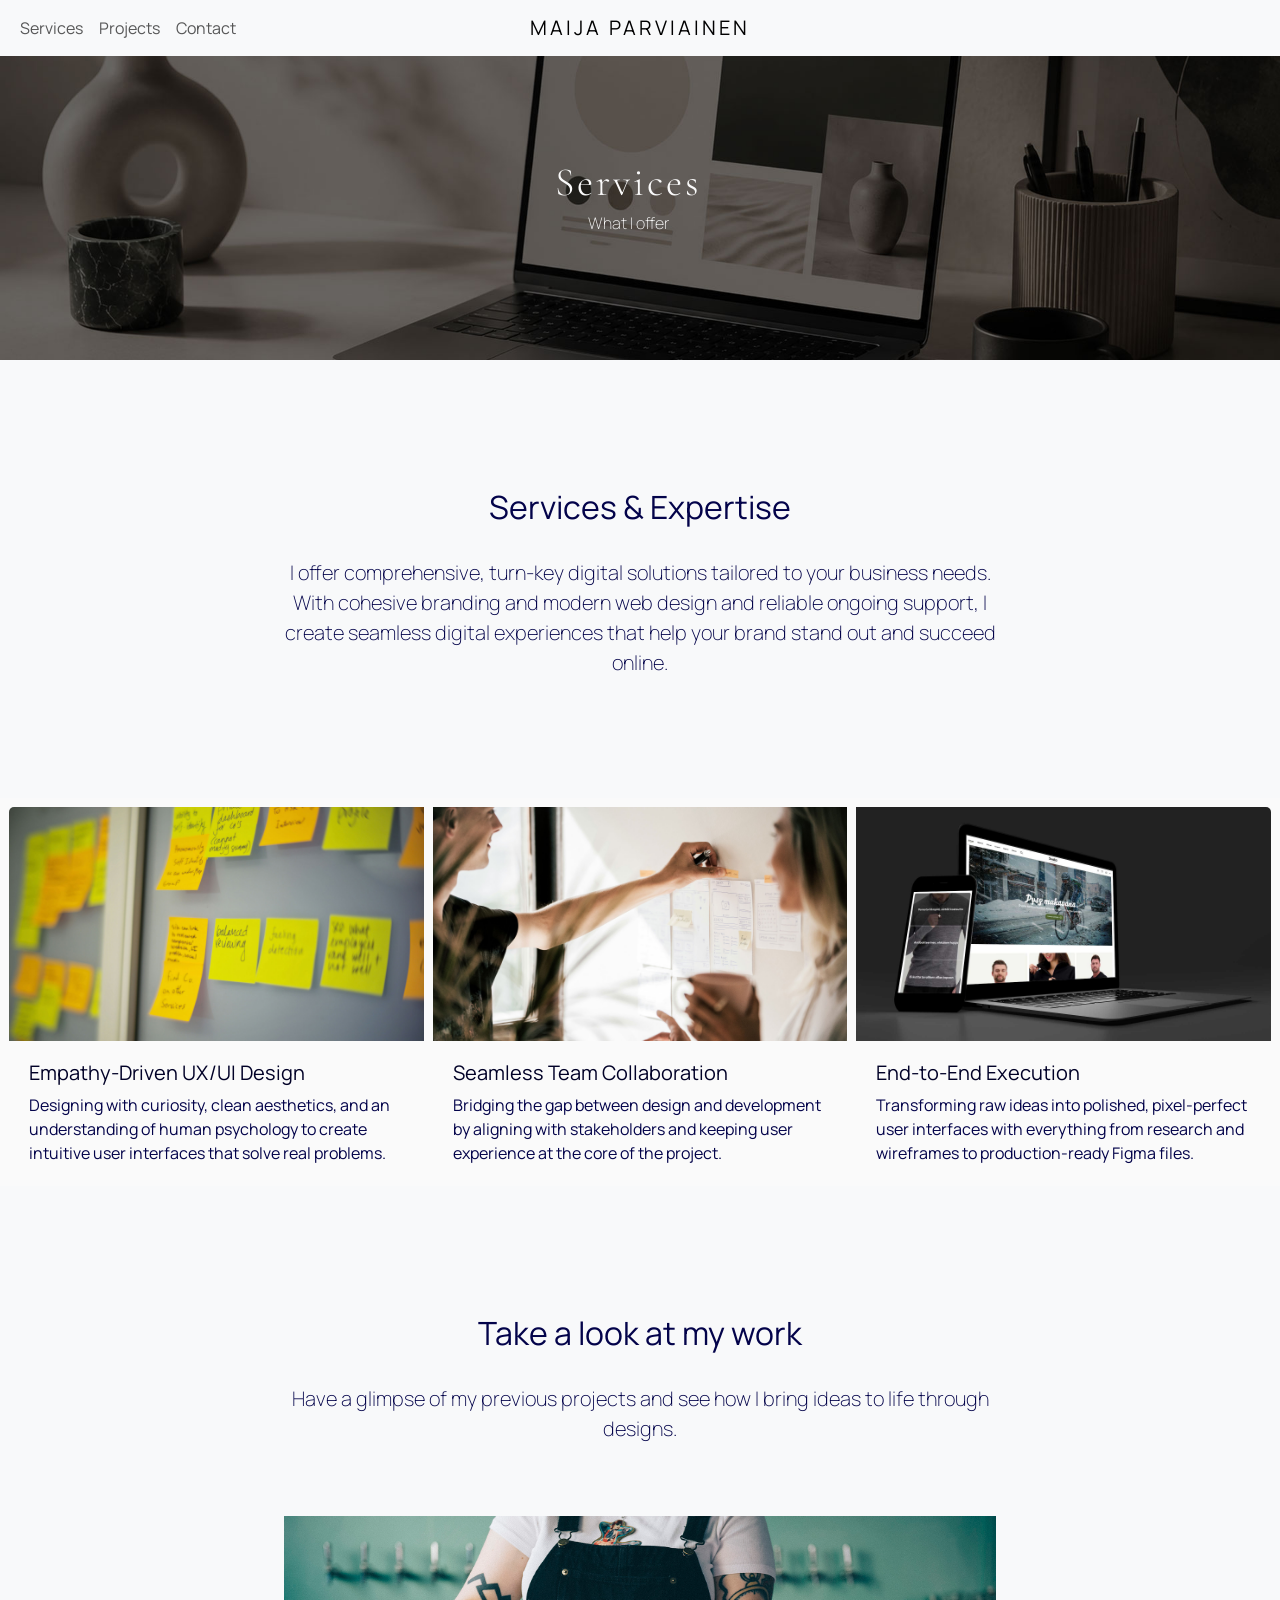
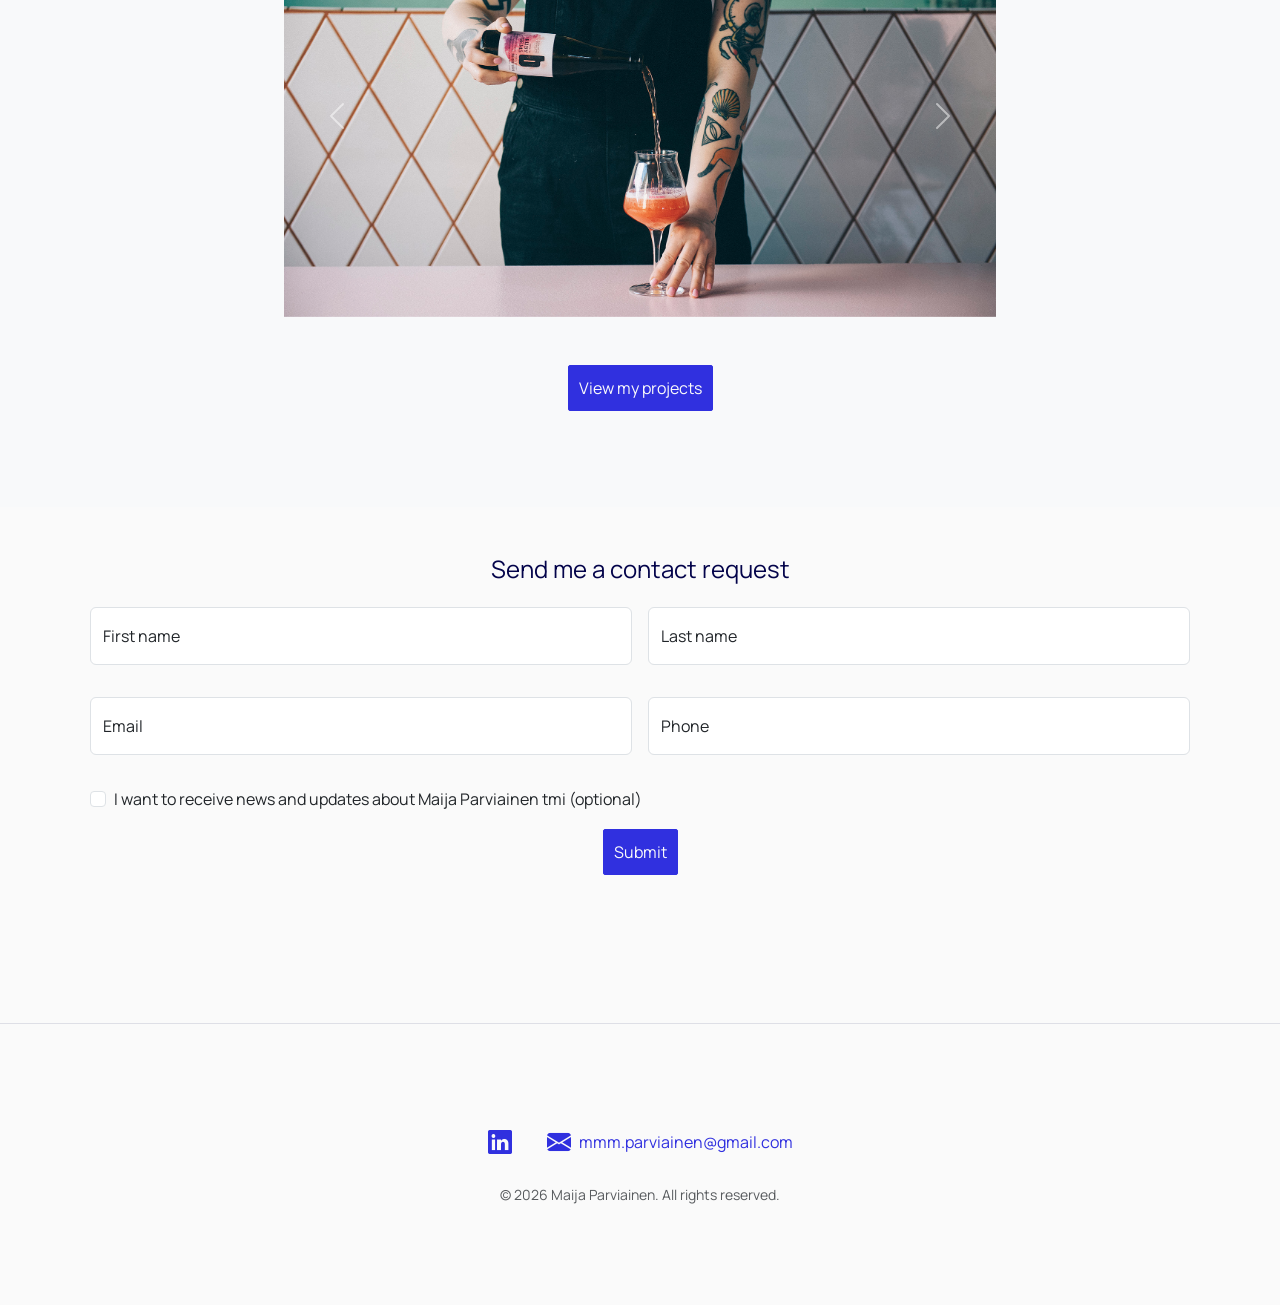
<file: WS07-Website/services.html>
<!DOCTYPE html>
<html lang="en">

<head>
    <title>Maija Parviainen tmi Website</title>
    <!-- Bootstrap CSS -->
    <link href="https://cdn.jsdelivr.net/npm/bootstrap@5.3.0/dist/css/bootstrap.min.css" rel="stylesheet">
    <link rel="stylesheet" href="styles.css">
    <!-- Bootstrap JavaScript (place before closing </body> tag) -->
    <script src="https://cdn.jsdelivr.net/npm/bootstrap@5.3.0/dist/js/bootstrap.bundle.min.js"></script>
    <!-- Bootstrap Icons -->
    <link rel="stylesheet" href="https://cdn.jsdelivr.net/npm/bootstrap-icons@1.11.3/font/bootstrap-icons.min.css">
    <!--FONTS -->
    <link rel="preconnect" href="https://fonts.googleapis.com">
    <link rel="preconnect" href="https://fonts.gstatic.com" crossorigin>
    <link
        href="https://fonts.googleapis.com/css2?family=Cormorant+Garamond:ital,wght@0,300..700;1,300..700&family=Manrope:wght@200..800&family=Playfair:ital,opsz,wght@0,5..1200,300..900;1,5..1200,300..900&display=swap"
        rel="stylesheet">
    <!-- Oma CSS-tiedosto -->
    <link rel="stylesheet" href="styles.css">
</head>

<body>
    <!--NAVI -->
    <nav class="navbar navbar-expand-lg navbar-light bg-light">
        <div class="container-fluid">
            <a class="navbar-brand" href="index.html">Maija Parviainen</a>
            <button class="navbar-toggler" type="button" data-bs-toggle="collapse" data-bs-target="#navbarNav"
                aria-controls="navbarNav" aria-expanded="false" aria-label="Toggle navigation">
                <span class="navbar-toggler-icon"></span>
            </button>
            <div class="collapse navbar-collapse" id="navbarNav">
                <!-- Lisätty ms-lg-0, jotta tietokoneella linkit pysyvät vasemmalla -->
                <ul class="navbar-nav ms-auto ms-lg-0 mb-2 mb-lg-0">
                    <li class="nav-item"><a class="nav-link" href="services.html">Services</a></li>
                    <li class="nav-item"><a class="nav-link" href="projects.html">Projects</a></li>
                    <li class="nav-item"><a class="nav-link" href="contact.html">Contact</a></li>
                </ul>
            </div>
        </div>
    </nav>

    <!--HERO -->
    <section class="bgimage-secondary" style="background-image: url('./images/Services.jpg');">
        <div class="container">
            <div class="row w-100">
                <div class="col-12 text-center text-white">
                    <h1>Services</h1>
                    <p class="hero-lead">What I offer</p>
                </div>
            </div>
        </div>
    </section>

    <!-- INTROTEKSTI HERON ALLA -->
    <section class="intro-section bg-light py-5">
        <div class="container py-md-5">
            <div class="row justify-content-center">
                <div class="col-lg-8 text-center">
                    <h2>Services & Expertise</h2>
                    <p class="lead lh-base mb-4">
                        I offer comprehensive, turn-key digital solutions tailored to your business needs.
                        With cohesive branding and modern web design and reliable ongoing support,
                        I create seamless digital experiences that help your brand stand out and succeed online.
                    </p>
                </div>
            </div>
        </div>
    </section>

    <!--NOSTOT, 3 PALSTAA -->
    <div class="card-group">
        <div class="card">
            <img src="./images/UX-Design.jpg" class="card-img-top" alt="UX Design">
            <div class="card-body">
                <h3 class="card-title">Empathy-Driven UX/UI Design</h3>
                <p class="card-text">Designing with curiosity, clean aesthetics, and an understanding of human
                    psychology to create intuitive user interfaces that solve real problems.
                </p>
            </div>
        </div>
        <div class="card">
            <img src="./images/Teamwork.jpg" class="card-img-top" alt="Teamwork">
            <div class="card-body">
                <h3 class="card-title">Seamless Team Collaboration</h3>
                <p class="card-text">Bridging the gap between design and development by aligning with stakeholders and
                    keeping user experience at the core of the project.</p>
            </div>
        </div>
        <div class="card">
            <img src="./images/Svala.jpg" class="card-img-top" alt="Svala project">
            <div class="card-body">
                <h3 class="card-title">End-to-End Execution</h3>
                <p class="card-text">Transforming raw ideas into polished, pixel-perfect user interfaces with everything
                    from research and wireframes to production-ready Figma files.</p>
            </div>
        </div>
    </div>



    <section class="intro-section bg-light py-5">
        <div class="container py-md-5">
            <div class="row justify-content-center">
                <div class="col-lg-8 text-center">
                    <h2>Take a look at my work</h2>
                    <p class="lead lh-base mb-4">
                        Have a glimpse of my previous projects and see how I bring ideas to life through designs.
                    </p>
                    <div class="container py-5">
                        <div class="row justify-content-center">
                            <div class="col-md-10 col-lg-12">
                                <div id="carouselExampleFade" class="carousel slide carousel-fade"
                                    data-bs-ride="carousel">
                                    <div class="carousel-inner">
                                        <div class="carousel-item active">
                                            <img src="./images/pien-refe-eng-1.jpeg" class="d-block w-100"
                                                alt="Pien project">
                                        </div>
                                        <div class="carousel-item">
                                            <img src="./images/ifpi.jpg" class="d-block w-100" alt="Ifpi project">
                                        </div>
                                        <div class="carousel-item">
                                            <img src="./images/JaaniPeuhu.jpg" class="d-block w-100"
                                                alt="Jaani Peuhu photography project">
                                        </div>
                                        <div class="carousel-item">
                                            <img src="./images/Svala.jpg" class="d-block w-100" alt="Svala project">
                                        </div>
                                        <div class="carousel-item">
                                            <img src="./images/VFV-spotify-covers.jpg" class="d-block w-100"
                                                alt="VFV album designs">
                                        </div>
                                    </div>
                                    <button class="carousel-control-prev" type="button"
                                        data-bs-target="#carouselExampleFade" data-bs-slide="prev">
                                        <span class="carousel-control-prev-icon" aria-hidden="true"></span>
                                        <span class="visually-hidden">Previous</span>
                                    </button>
                                    <button class="carousel-control-next" type="button"
                                        data-bs-target="#carouselExampleFade" data-bs-slide="next">
                                        <span class="carousel-control-next-icon" aria-hidden="true"></span>
                                        <span class="visually-hidden">Next</span>
                                    </button>
                                </div>
                            </div>
                        </div>
                    </div>
                    <a href="projects.html" class="btn btn-primary">View my projects</a>
                </div>
            </div>
        </div>
    </section>

    <div class="container">
        <form class="row g-3 mx-auto py-5">
            <div class="col-12 text-center">
                <h3>Send me a contact request</h3>
            </div>
            <div class="col-md-6">
                <div class="form-floating mb-3">
                    <input type="text" class="form-control" id="firstname" placeholder="">
                    <label for="firstname">First name</label>
                </div>
            </div>
            <div class="col-md-6">
                <div class="form-floating mb-3">
                    <input type="text" class="form-control" id="lastname" placeholder="">
                    <label for="lastname">Last name</label>
                </div>
            </div>
            <div class="col-md-6">
                <div class="form-floating mb-3">
                    <input type="text" class="form-control" id="email" placeholder="">
                    <label for="email">Email</label>
                </div>
            </div>
            <div class="col-md-6">
                <div class="form-floating mb-3">
                    <input type="text" class="form-control" id="phone" placeholder="">
                    <label for="phone">Phone</label>
                </div>
            </div>
            <div class="col-12 ">
                <div class="form-check">
                    <input class="form-check-input" type="checkbox" value="" id="invalidCheck2" required>
                    <label class="form-check-label" for="invalidCheck2">
                        I want to receive news and updates about Maija Parviainen tmi (optional)
                    </label>
                </div>
            </div>
            <div class="col-12 text-center">
                <button class="btn btn-primary" type="submit">Submit</button>
            </div>
        </form>
    </div>

    <!-- FOOTER -->
    <footer class="site-footer">
        <div class="container">
            <div class="footer-content mb-4">
                <a href="https://www.linkedin.com/in/maija-parviainen/" target="_blank" class="footer-link mx-3">
                    <i class="bi bi-linkedin fs-4"></i>
                </a>
                <a href="mailto:mmm.parviainen@gmail.com" class="footer-link mx-3">
                    <i class="bi bi-envelope-fill fs-4 me-2"></i>mmm.parviainen@gmail.com
                </a>
            </div>
            <div class="footer-copyright">
                <p class="text-muted small mb-0">&copy; 2026 Maija Parviainen. All rights reserved.</p>
            </div>
        </div>
    </footer>
</body>

</html>
</file>
<file: WS02-CSS/styles.css>
p {
      color: #fafafa;
    }
    
    body {
      background-color: rgb(251, 248, 244);
    }
    
    h1 {
        font-size: 5em;
        color: #130f8e;
    }

       h2 {
        font-size: 3em;
        color: #130f8e;
    }
   
       h3 {
        font-size: 2em;
        color: #fafafa;
    }

  .content-box {
  padding: 40px;
  margin: 40px;
  background-color: #726ee2;
  border: 2px solid #5e5add;
}

table {
 padding: 40px;
  margin: 40px;
      border-collapse: collapse;
    }
    
    th, td {
      border: 2px solid #130f8e;
      padding: 8px;
      text-align: left;
    }
    
    th {
      background-color: #f2f2f2;
    }
    
    form {
      display: flex;
      flex-direction: column;
      gap: 10px;
    }
    
    label {
      font-weight: bold;
    }
    
    input[type="text"], input[type="email"] {
      padding: 10px;
      border: 1px solid #ddd;
      border-radius: 1%;
    }
    
    input[type="submit"] {
      padding: 40px;
      margin: 40px;
      background-color: #6e6ade;
      color: white;
      padding: 10px;
      border: none;
      border-radius: 1px;
      cursor: pointer;
    }
    
    input[type="submit"]:hover {
      background-color: #5e5add;
    }
</file>
<file: WS03/styles.css>
p {
      color: #130f8e;
    }
    
    body {
      background-color: rgb(251, 248, 244);
    }
    
    h1 {
        font-size: 5em;
        color: #130f8e;
    }

       h2 {
        font-size: 3em;
        color: #130f8e;
    }
   
       h3 {
        font-size: 2em;
        color: #130f8e;
    }

  .content-box {
  padding: 40px;
  margin: 40px;
  background-color: #726ee2;
  border: 2px solid #5e5add;
}

table {
 padding: 40px;
  margin: 40px;
      border-collapse: collapse;
    }
    
    th, td {
      border: 2px solid #130f8e;
      padding: 8px;
      text-align: left;
    }
    
    th {
      background-color: #f2f2f2;
    }
    
    form {
      display: flex;
      flex-direction: column;
      gap: 10px;
    }
    
    label {
      font-weight: bold;
    }
    
    input[type="text"], input[type="email"] {
      padding: 10px;
      border: 1px solid #ddd;
      border-radius: 1%;
    }
    
    input[type="submit"] {
      padding: 40px;
      margin: 40px;
      background-color: #6e6ade;
      color: white;
      padding: 10px;
      border: none;
      border-radius: 1px;
      cursor: pointer;
    }
    
    input[type="submit"]:hover {
      background-color: #5e5add;
    }

    .transition-button {
        background-color: lightblue;
        padding: 10px 20px;
        border: none;
        cursor: pointer;
        transition: background-color 0.3s ease;
      }
      
      .transition-button:hover {
        background-color: lightcoral;
      }

      .animation-box {
        width: 50px;
        height: 50px;
        background-color: lightgreen;
        position: relative;
        animation: move 2s infinite alternate;
      }
      
      @keyframes move {
        from {
          left: 0;
        }
        to {
          left: 100px;
        }
      }

      .pseudo-list li:nth-child(odd) {
        background-color: lightgray;
      }
      
      .pseudo-list li:nth-child(even) {
        background-color: white;
      }

      .filter-image {
        filter: grayscale(100%);
        transition: filter 0.3s ease;
      }
      
      .filter-image:hover {
        filter: grayscale(0%);
      }

      .quote {
        position: relative;
        padding-left: 20px;
        font-style: italic;
      }
      
      .quote::before {
        content: '“';
        font-size: 40px;
        position: absolute;
        left: 0;
        top: 0;
        color: lightgray;
      }
</file>
<file: WS04/styles.css>
p {
  color: #130f8e;
}

body {
  background-color: rgb(251, 248, 244);
}

h1 {
  font-size: 5em;
  color: #130f8e;
}

h2 {
  font-size: 3em;
  color: #130f8e;
}

h3 {
  font-size: 2em;
  color: #130f8e;
}

.content-box {
  padding: 40px;
  margin: 40px;
  background-color: #726ee2;
  border: 2px solid #5e5add;
}

table {
  padding: 40px;
  margin: 40px;
  border-collapse: collapse;
}

th,
td {
  border: 2px solid #130f8e;
  padding: 8px;
  text-align: left;
}

th {
  background-color: #f2f2f2;
}

form {
  display: flex;
  flex-direction: column;
  gap: 10px;
}

label {
  font-weight: bold;
}

input[type="text"],
input[type="email"] {
  padding: 10px;
  border: 1px solid #ddd;
  border-radius: 1%;
}

input[type="submit"] {
  padding: 40px;
  margin: 40px;
  background-color: #6e6ade;
  color: white;
  padding: 10px;
  border: none;
  border-radius: 1px;
  cursor: pointer;
}

input[type="submit"]:hover {
  background-color: #5e5add;
}

.transition-button {
  background-color: lightblue;
  padding: 10px 20px;
  border: none;
  cursor: pointer;
  transition: background-color 0.3s ease;
}

.transition-button:hover {
  background-color: lightcoral;
}

.animation-box {
  width: 50px;
  height: 50px;
  background-color: lightgreen;
  position: relative;
  animation: move 2s infinite alternate;
}

@keyframes move {
  from {
    left: 0;
  }

  to {
    left: 100px;
  }
}

.pseudo-list li:nth-child(odd) {
  background-color: lightgray;
}

.pseudo-list li:nth-child(even) {
  background-color: white;
}

.filter-image {
  filter: grayscale(100%);
  transition: filter 0.3s ease;
}

.filter-image:hover {
  filter: grayscale(0%);
}

.quote {
  position: relative;
  padding-left: 20px;
  font-style: italic;
}

.quote::before {
  content: '“';
  font-size: 40px;
  position: absolute;
  left: 0;
  top: 0;
  color: lightgray;
}


.flex-container {
  display: flex;
  justify-content: space-around;
  align-items: center;
}

.box {
  background-color: lightblue;
  padding: 20px;
  text-align: center;
}

.responsive-box {
  padding: 20px;
  text-align: center;
}

@media (max-width: 600px) {
  .responsive-box {
    background-color: lightcoral;
  }
}

@media (min-width: 601px) {
  .responsive-box {
    background-color: lightseagreen;
  }
}
</file>
<file: WS05/styles.css>
body {
  font-family: Arial, sans-serif;
}

.responsive-container {
  display: flex;
  flex-wrap: wrap;
}

.column {
  flex: 1;
  padding: 10px;
}

@media (max-width: 600px) {
  .column {
    flex: 100%;
  }
}

.responsive-image {
  max-width: 100%;
  height: auto;
}

.media-query-box {
  padding: 20px;
  text-align: center;
}
.card-body{
  padding:20px;
}

@media (max-width: 600px) {
  .media-query-box {
    background-color: rgb(160, 152, 220);
  }
}

@media (min-width: 601px) {
  .media-query-box {
    background-color: lightblue;
  }
}

.responsive-nav .nav-list {
  display: flex;
  list-style: none;
}

@media (max-width: 600px) {
  .responsive-nav .nav-list {
    display: none;
  }

  .responsive-nav .menu-toggle {
    display: block;
  }
}
</file>
<file: WS06-Bootstrap/styles.css>
p {
  color: #fafafa;
}

body {
  background-color: #060a2c;
}

h1 {
  font-size: 5em;
  color: #403be7;
}

h2 {
  font-size: 3em;
  color: #403be7;
}

h3 {
  font-size: 2em;
  color: #fafafa;
}

h5 {
  font-size: 1.5em;
  color: #fafafa;
}

.content-box {
  padding: 40px;
  margin: 40px;
  background-color: #726ee2;
  border: 2px solid #5e5add;
}

.card-body {
  padding: 20px;
}

.card-title {
  font-size: 1.5em;
  color: #fafafa;
}

.card {
  background-color: transparent;
  border-color: #fafafa;
}

table {
  padding: 40px;
  margin: 40px;
  border-collapse: collapse;
}

th,
td {
  border: 2px solid #130f8e;
  padding: 8px;
  text-align: left;
}

th {
  background-color: #f2f2f2;
}

form {
  display: flex;
  flex-direction: column;
  gap: 10px;
}

label {
  font-weight: bold;
}

input[type="text"],
input[type="email"] {
  padding: 10px;
  border: 1px solid #ddd;
  border-radius: 1%;
}

input[type="submit"] {
  padding: 40px;
  margin: 40px;
  background-color: #6e6ade;
  color: white;
  padding: 10px;
  border: none;
  border-radius: 1px;
  cursor: pointer;
}

input[type="submit"]:hover {
  background-color: #5e5add;
}
</file>
<file: WS07-Website/styles.css>
.navbar-brand {
  letter-spacing: 3px;
  font-weight: 400;
  text-transform: uppercase;
}

/* Keskitys deskarilla */
@media (min-width: 992px) {

  /* Tehdään navigointipalkista suhteellinen piste keskitykselle */
  .navbar .container-fluid {
    position: relative;
  }

  .navbar-brand {
    position: absolute;
    left: 50%;
    transform: translateX(-50%);
    margin-right: 0;
  }
}

/* FONTIT */

p {
  color: #03034a;
}

body {
  background-color: #fafafa;
}

h2,
h3,
h4,
h5,
h6,
.display-1,
.display-2,
.display-3,
.display-4 {
  font-family: 'Manrope', sans-serif;
  font-weight: 400;
}

body,
p {
  font-family: 'Manrope', sans-serif;
}

h1 {
  font-family: "Cormorant Garamond", serif;
  font-weight: 100;
  color: #fafafa;
  letter-spacing: 3px;
}

h2 {
  font-size: 2em;
  color: #03034a;
}

h3 {
  font-size: 1.5em;
  color: #03034a;
}

h5 {
  font-size: 1em;
  color: #3030df;
}

.hero-lead {
  font-size: 1rem;
  font-weight: 100;
  color: #fafafa;
  line-height: 1.2;
  margin-bottom: 1.5rem;
}

.lead {
  font-size: 1rem;
  font-weight: 100;
  color: #03034a;
  line-height: 1.2;
  margin-bottom: 1.5rem;
}

.hero-intro {
  font-size: 4rem;
  font-weight: 400;
  color: #fafafa;
  line-height: 1.2;
  margin-bottom: 1.5rem;
}

.intro-section h2 {
  color: #03034a;
  max-width: 800px;
  margin-left: auto;
  margin-right: auto;
  margin-bottom: 2rem;
  margin-top: 2rem;
}

.intro-section .lead {
  font-size: 1.25rem;
  line-height: 1.8;
}

/* Kirjainväli pienelle yläotsikolle */
.letter-spacing-sm {
  letter-spacing: 3px;
}

.hero-title {
  font-size: 4rem;
  font-weight: 400;
  line-height: 1.2;
  margin-bottom: 1.5rem;
}


/* LINKIT */
a:not(.nav-link):not(.navbar-brand):not(.btn) {
  color: #3030df !important;
  transition: color 0.2s ease-in-out;
}

/* Hover-tila navigaation ja painikkeiden ulkopuolisille linkeille */
a:not(.nav-link):not(.navbar-brand):not(.btn):hover {
  color: #1a1a9e !important;
  text-decoration: underline;
}

/* Kohdistetaan herossa ja muualla oleviin ensisijaisiin painikkeisiin */
.btn-primary {
  background-color: #3030df !important;
  border-color: #3030df !important;
  color: #fafafa !important;
  transition: all 0.2s ease-in-out;
}


/* BUTTONIT */

.btn-primary:hover,
.btn-primary:focus {
  background-color: #1a1a9e !important;
  border-color: #1a1a9e !important;
  color: #fafafa !important;
  /* Varmistetaan valkoinen väri myös hoverissa */
}

.btn-primary {
  background-color: #3030df !important;
  border-color: #3030df !important;
  color: #fafafa !important;
  /* Tekstin väri valkoiseksi */
  transition: all 0.2s ease-in-out;

  /* YHTENÄISTETÄÄN KOKO JA POISTETAAN PADDINGIT */
  font-size: 1rem !important;
  /* Normaali perusfontin koko (sama kuin leipätekstissä) */
  padding: 10px !important;
  /* Poistaa kaiken paddingin (ylhäältä, alhaalta, sivuilta) */
  border-radius: 2px !important;
  /* Vapaaehtoinen: tekee kulmista täysin terävät */
}

.btn-primary:hover,
.btn-primary:focus {
  background-color: #1a1a9e !important;
  border-color: #1a1a9e !important;
  color: #fafafa !important;
}


.bgimage {
  background-image: url('./images/maija-moon-bg-sm.jpg');
  background-size: cover;
  background-position: center;
  background-repeat: no-repeat;

  /* Korkeus: 100 % näytöstä miinus navin korkeus */
  min-height: calc(100vh - 56px);

  /* Keskittää sisällön pysty- ja vaakasuunnassa */
  display: flex;
  align-items: center;
  justify-content: center;
  text-align: center;
}

.bgimage-secondary {
  background-size: cover;
  background-position: center;
  background-repeat: no-repeat;
  min-height: calc(40vh - 56px);
  display: flex;
  align-items: center;
  justify-content: center;
  text-align: center;
}


/* Kännykkänäytöille (alle 768px) pienennetään tekstiä, jotta se ei rivity rumasti */
@media (max-width: 768px) {
  .hero-title {
    font-size: 2.5rem;
  }
}


.card-body {
  padding: 20px;
}

.card-title {
  font-size: 1.25em;
  color: #010127;
}

.card {
  background-color: transparent;
  border-color: transparent;
  margin: 0.5rem;
}

.card.card-text-only {
  background-color: #f2f1f5 !important;
  border: 0px solid #010127 !important;
}

.site-footer {
  background-color: #fafafa;
  border-top: 1px solid #dedfe6;
  padding: 100px 0;
  text-align: center;
  margin-top: 100px;
}

.footer-link {
  color: #3030df;
  text-decoration: none !important;
  /* Estää alleviivauksen perustilassa */
  display: inline-flex;
  align-items: center;
  transition: color 0.2s ease-in-out;
}

.footer-link:hover {
  color: #1a1a9e;
  text-decoration: none !important;
  /* Estää alleviivauksen hoverissa */
}
</file>
